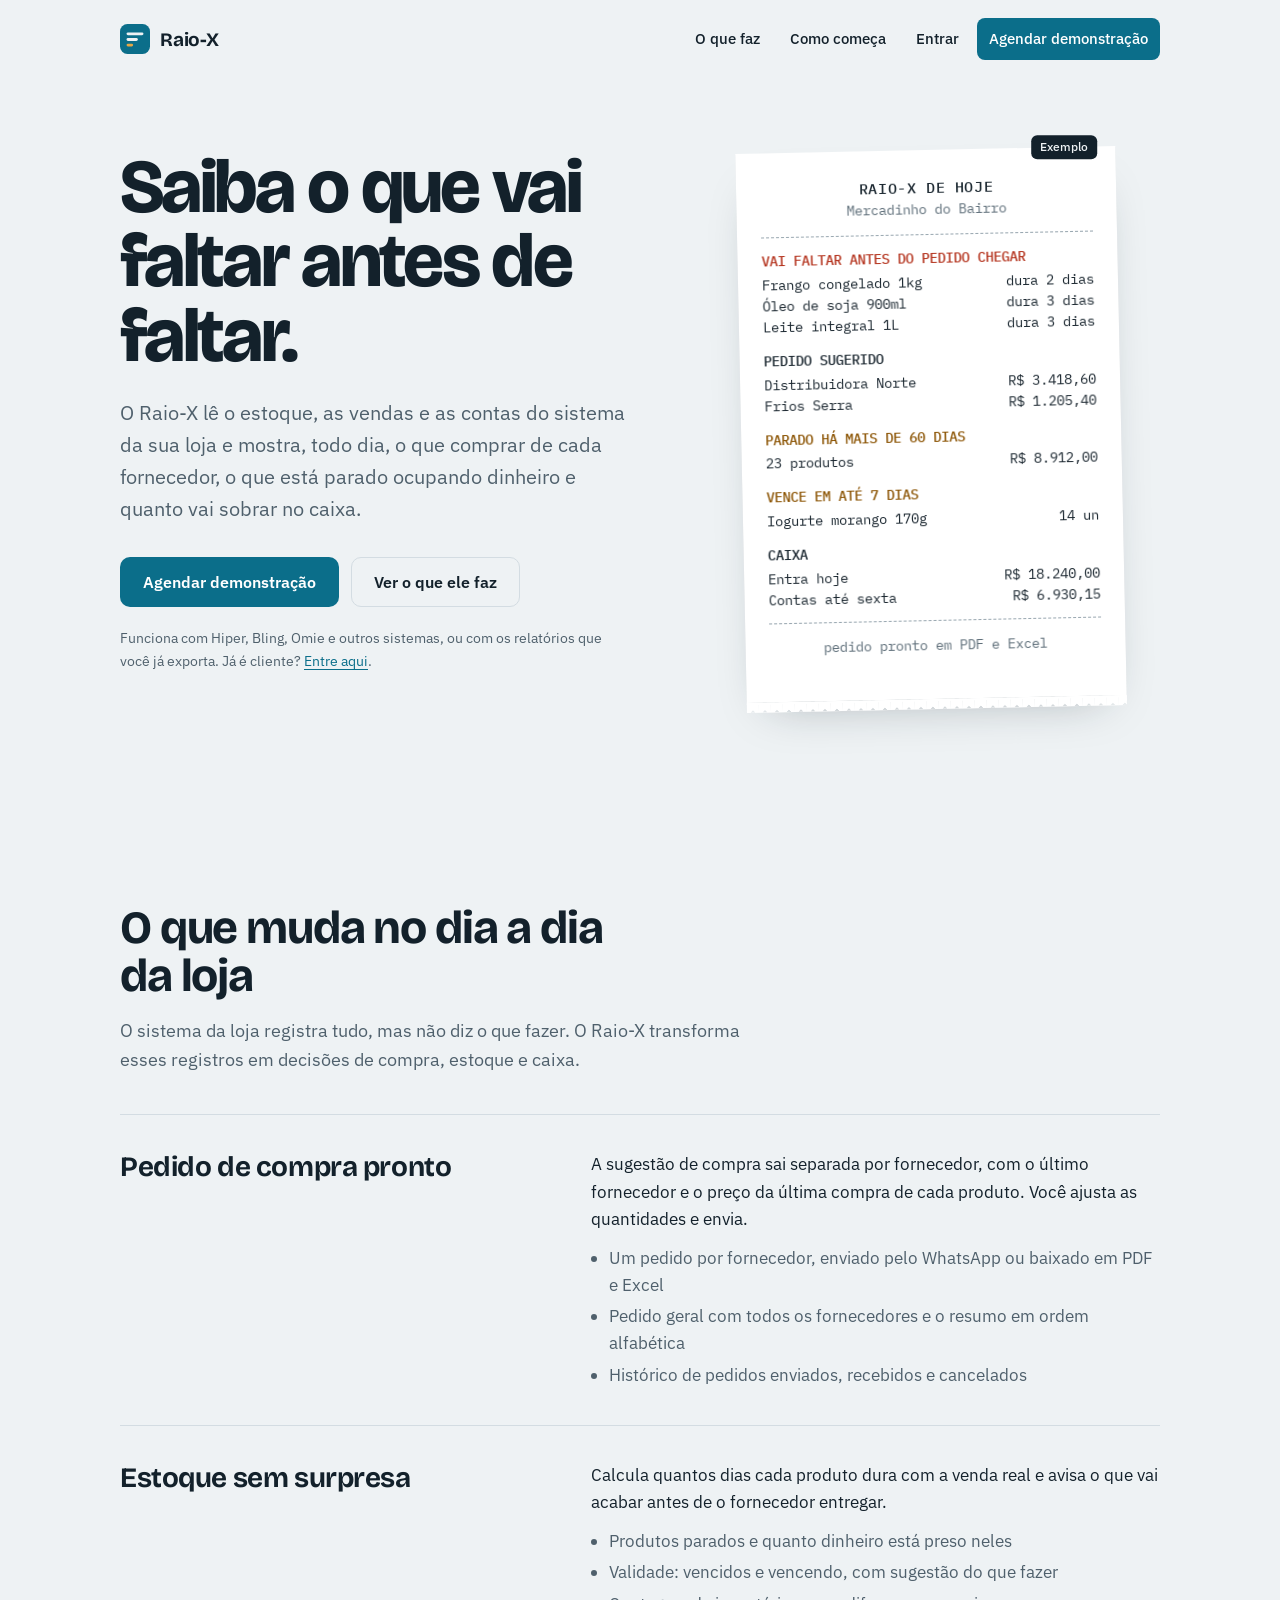
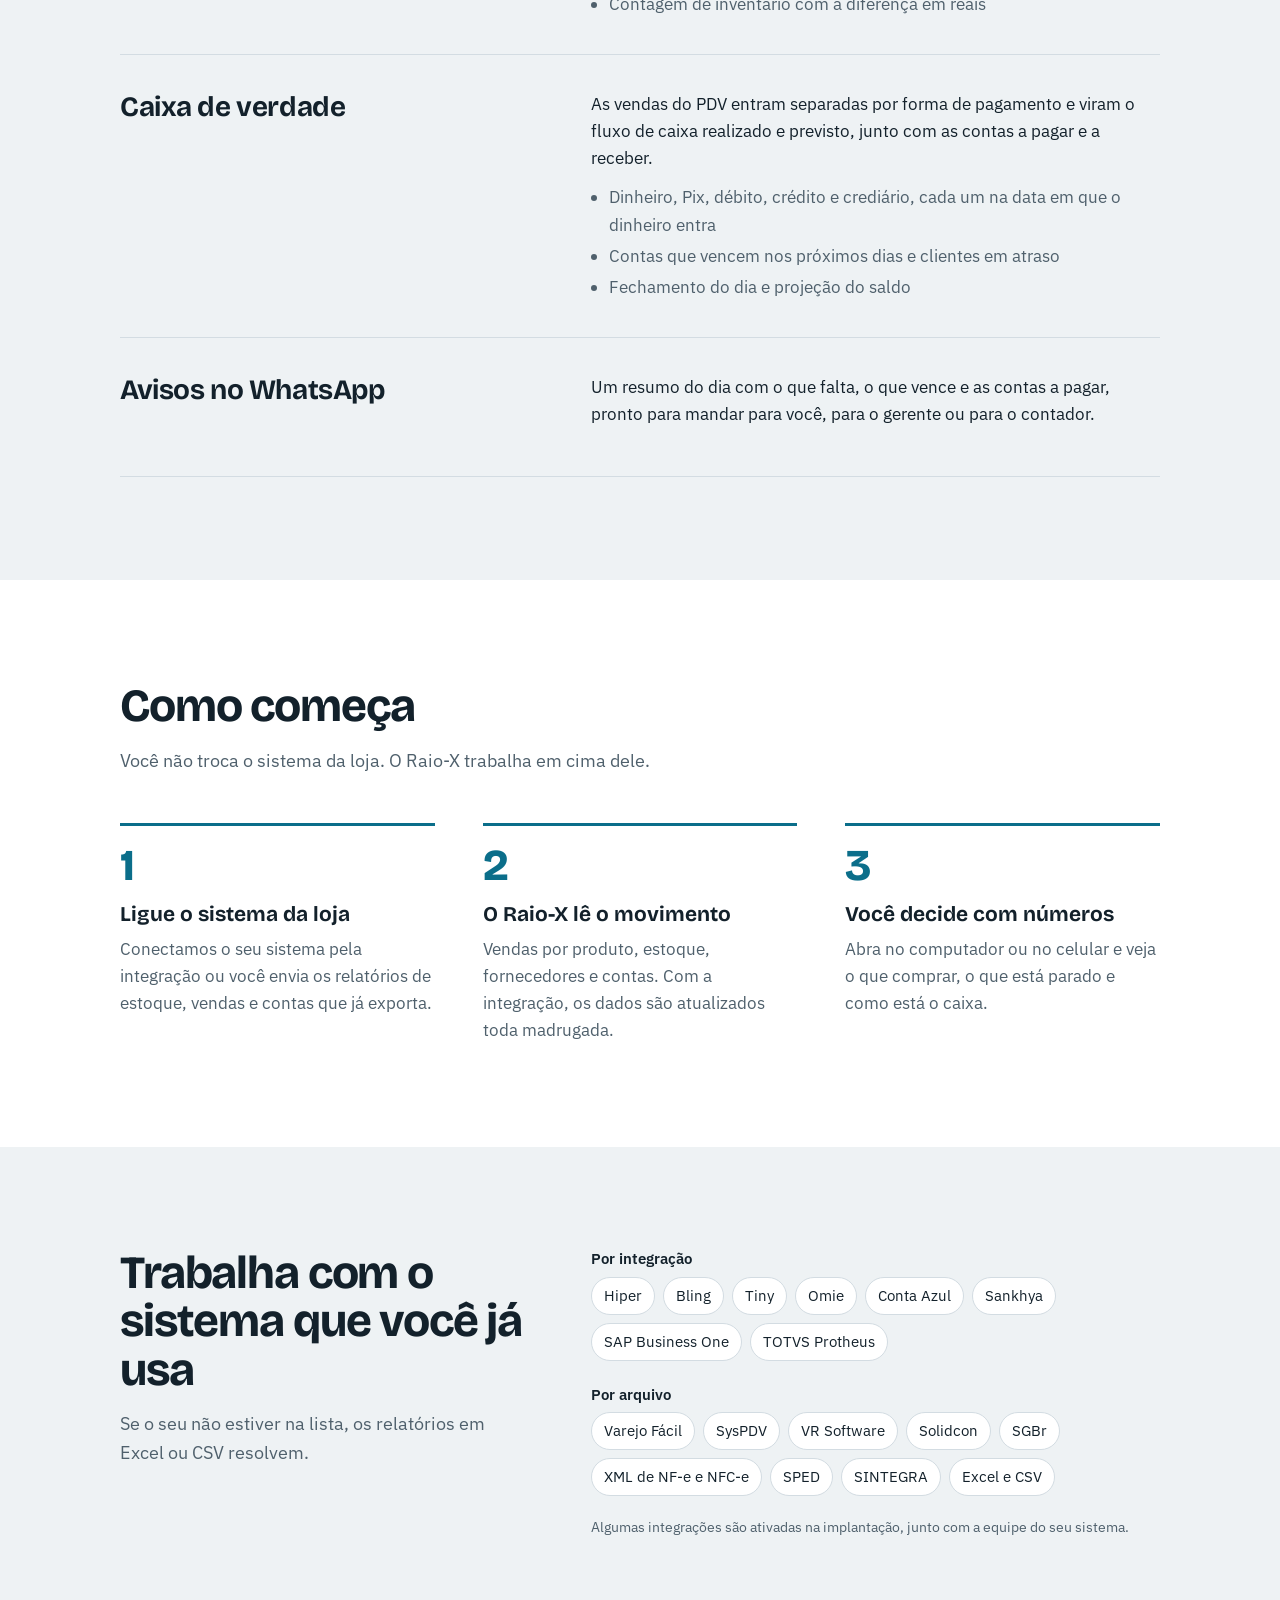
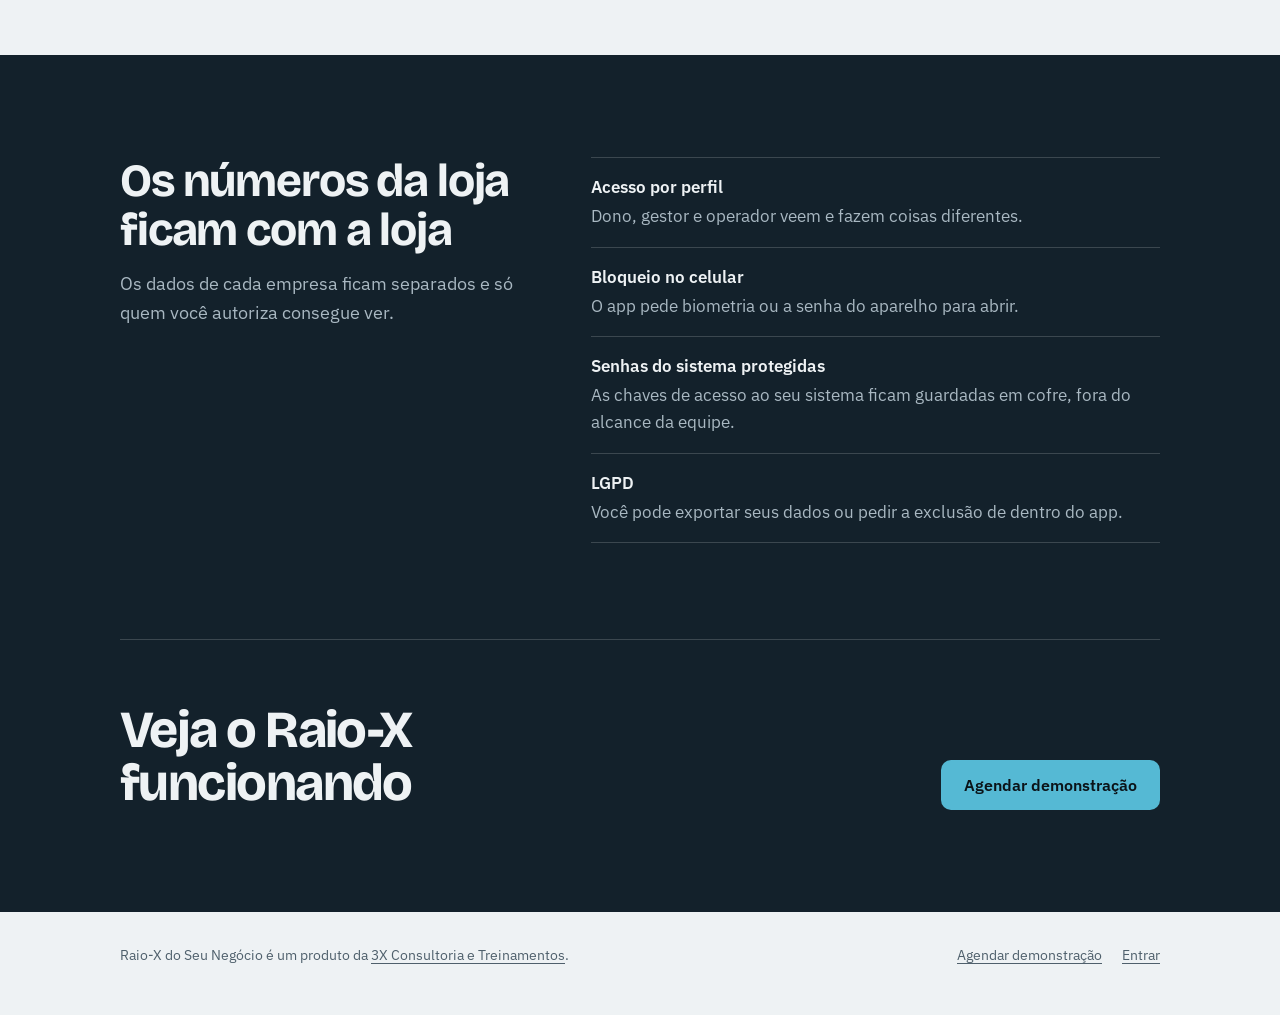
<file: index.html>
<!doctype html>
<html lang="pt-BR">
<head>
<meta charset="utf-8">
<meta name="viewport" content="width=device-width, initial-scale=1">
<title>Raio-X do Seu Negócio: estoque, compras e caixa do seu mercado</title>
<meta name="description" content="O Raio-X lê o estoque, as vendas e as contas do sistema da sua loja e mostra, todo dia, o que vai faltar, o que comprar de cada fornecedor e quanto vai sobrar no caixa.">
<meta name="theme-color" content="#0B6E8A">
<link rel="canonical" href="https://raiox.3xconsultoria.com.br/">
<meta property="og:type" content="website">
<meta property="og:title" content="Raio-X do Seu Negócio">
<meta property="og:description" content="Saiba o que vai faltar antes de faltar. Pedido de compra por fornecedor, estoque parado, validade e caixa do dia, a partir do sistema que você já usa.">
<meta property="og:url" content="https://raiox.3xconsultoria.com.br/">
<link rel="icon" href="/assets/icone.svg" type="image/svg+xml">
<link rel="preload" href="/assets/fonts/bricolage.woff2" as="font" type="font/woff2" crossorigin>
<link rel="stylesheet" href="/assets/site.css?v=1">
</head>
<body>
<a class="skip" href="#conteudo">Pular para o conteúdo</a>

<header class="wrap top">
  <a class="marca" href="/" aria-label="Raio-X do Seu Negócio, página inicial">
    <svg viewBox="0 0 32 32" aria-hidden="true"><rect width="32" height="32" rx="8" fill="#0B6E8A"/><rect x="7" y="9" width="18" height="3" rx="1.5" fill="#EEF2F4"/><rect x="7" y="15" width="12" height="3" rx="1.5" fill="#EEF2F4"/><rect x="7" y="21" width="7" height="3" rx="1.5" fill="#E6A845"/></svg>
    Raio-X
  </a>
  <nav aria-label="Principal">
    <a class="so-largo" href="#o-que-faz">O que faz</a>
    <a class="so-largo" href="#como-comeca">Como começa</a>
    <a href="/app/entrar">Entrar</a>
    <a class="cta" href="/conhecer">Agendar<span class="so-largo"> demonstração</span></a>
  </nav>
</header>

<main id="conteudo">
  <div class="wrap hero">
    <div>
      <h1>Saiba o que vai faltar antes de faltar.</h1>
      <p class="lead">O Raio-X lê o estoque, as vendas e as contas do sistema da sua loja e mostra, todo dia, o que comprar de cada fornecedor, o que está parado ocupando dinheiro e quanto vai sobrar no caixa.</p>
      <div class="acoes">
        <a class="btn btn-primary" href="/conhecer">Agendar demonstração</a>
        <a class="btn btn-ghost" href="#o-que-faz">Ver o que ele faz</a>
      </div>
      <p class="nota">Funciona com Hiper, Bling, Omie e outros sistemas, ou com os relatórios que você já exporta. Já é cliente? <a href="/app/entrar">Entre aqui</a>.</p>
    </div>

    <div class="cupom-area">
      <div class="cupom imprimindo" role="img" aria-label="Exemplo de diagnóstico diário: três produtos vão faltar antes do pedido chegar, pedido sugerido para dois fornecedores, 23 produtos parados e o caixa previsto para hoje.">
        <span class="tag">Exemplo</span>
        <div class="cab linha" style="--i:0"><b>RAIO-X DE HOJE</b><span>Mercadinho do Bairro</span></div>
        <hr class="linha" style="--i:1">
        <h3 class="crit linha" style="--i:2">VAI FALTAR ANTES DO PEDIDO CHEGAR</h3>
        <div class="l linha" style="--i:3"><span>Frango congelado 1kg</span><span>dura 2 dias</span></div>
        <div class="l linha" style="--i:4"><span>Óleo de soja 900ml</span><span>dura 3 dias</span></div>
        <div class="l linha" style="--i:5"><span>Leite integral 1L</span><span>dura 3 dias</span></div>
        <h3 class="linha" style="--i:6">PEDIDO SUGERIDO</h3>
        <div class="l linha" style="--i:7"><span>Distribuidora Norte</span><span>R$ 3.418,60</span></div>
        <div class="l linha" style="--i:8"><span>Frios Serra</span><span>R$ 1.205,40</span></div>
        <h3 class="warn linha" style="--i:9">PARADO HÁ MAIS DE 60 DIAS</h3>
        <div class="l linha" style="--i:10"><span>23 produtos</span><span>R$ 8.912,00</span></div>
        <h3 class="warn linha" style="--i:11">VENCE EM ATÉ 7 DIAS</h3>
        <div class="l linha" style="--i:12"><span>Iogurte morango 170g</span><span>14 un</span></div>
        <h3 class="linha" style="--i:13">CAIXA</h3>
        <div class="l linha" style="--i:14"><span>Entra hoje</span><span>R$ 18.240,00</span></div>
        <div class="l linha" style="--i:15"><span>Contas até sexta</span><span>R$ 6.930,15</span></div>
        <hr class="linha" style="--i:16">
        <p class="rod linha" style="--i:17">pedido pronto em PDF e Excel</p>
      </div>
    </div>
  </div>

  <section id="o-que-faz" class="wrap">
    <div class="recursos-cab">
      <h2 class="sec-titulo">O que muda no dia a dia da loja</h2>
      <p class="sec-intro">O sistema da loja registra tudo, mas não diz o que fazer. O Raio-X transforma esses registros em decisões de compra, estoque e caixa.</p>
    </div>
    <div class="recursos">
      <article class="recurso">
        <h3>Pedido de compra pronto</h3>
        <div>
          <p>A sugestão de compra sai separada por fornecedor, com o último fornecedor e o preço da última compra de cada produto. Você ajusta as quantidades e envia.</p>
          <ul>
            <li>Um pedido por fornecedor, enviado pelo WhatsApp ou baixado em PDF e Excel</li>
            <li>Pedido geral com todos os fornecedores e o resumo em ordem alfabética</li>
            <li>Histórico de pedidos enviados, recebidos e cancelados</li>
          </ul>
        </div>
      </article>
      <article class="recurso">
        <h3>Estoque sem surpresa</h3>
        <div>
          <p>Calcula quantos dias cada produto dura com a venda real e avisa o que vai acabar antes de o fornecedor entregar.</p>
          <ul>
            <li>Produtos parados e quanto dinheiro está preso neles</li>
            <li>Validade: vencidos e vencendo, com sugestão do que fazer</li>
            <li>Contagem de inventário com a diferença em reais</li>
          </ul>
        </div>
      </article>
      <article class="recurso">
        <h3>Caixa de verdade</h3>
        <div>
          <p>As vendas do PDV entram separadas por forma de pagamento e viram o fluxo de caixa realizado e previsto, junto com as contas a pagar e a receber.</p>
          <ul>
            <li>Dinheiro, Pix, débito, crédito e crediário, cada um na data em que o dinheiro entra</li>
            <li>Contas que vencem nos próximos dias e clientes em atraso</li>
            <li>Fechamento do dia e projeção do saldo</li>
          </ul>
        </div>
      </article>
      <article class="recurso">
        <h3>Avisos no WhatsApp</h3>
        <div>
          <p>Um resumo do dia com o que falta, o que vence e as contas a pagar, pronto para mandar para você, para o gerente ou para o contador.</p>
        </div>
      </article>
    </div>
  </section>

  <section id="como-comeca" class="passos">
    <div class="wrap">
      <h2 class="sec-titulo">Como começa</h2>
      <p class="sec-intro">Você não troca o sistema da loja. O Raio-X trabalha em cima dele.</p>
      <ol>
        <li><h3>Ligue o sistema da loja</h3><p>Conectamos o seu sistema pela integração ou você envia os relatórios de estoque, vendas e contas que já exporta.</p></li>
        <li><h3>O Raio-X lê o movimento</h3><p>Vendas por produto, estoque, fornecedores e contas. Com a integração, os dados são atualizados toda madrugada.</p></li>
        <li><h3>Você decide com números</h3><p>Abra no computador ou no celular e veja o que comprar, o que está parado e como está o caixa.</p></li>
      </ol>
    </div>
  </section>

  <section class="wrap integra" aria-labelledby="t-integra">
    <div>
      <h2 class="sec-titulo" id="t-integra">Trabalha com o sistema que você já usa</h2>
      <p class="sec-intro">Se o seu não estiver na lista, os relatórios em Excel ou CSV resolvem.</p>
    </div>
    <div>
      <dl>
        <div><dt>Por integração</dt><dd><span>Hiper</span><span>Bling</span><span>Tiny</span><span>Omie</span><span>Conta Azul</span><span>Sankhya</span><span>SAP Business One</span><span>TOTVS Protheus</span></dd></div>
        <div><dt>Por arquivo</dt><dd><span>Varejo Fácil</span><span>SysPDV</span><span>VR Software</span><span>Solidcon</span><span>SGBr</span><span>XML de NF-e e NFC-e</span><span>SPED</span><span>SINTEGRA</span><span>Excel e CSV</span></dd></div>
      </dl>
      <p class="obs">Algumas integrações são ativadas na implantação, junto com a equipe do seu sistema.</p>
    </div>
  </section>

  <section class="filme">
    <div class="wrap">
      <div class="seg">
        <div>
          <h2 class="sec-titulo">Os números da loja ficam com a loja</h2>
          <p class="sec-intro">Os dados de cada empresa ficam separados e só quem você autoriza consegue ver.</p>
        </div>
        <ul>
          <li><b>Acesso por perfil</b><span>Dono, gestor e operador veem e fazem coisas diferentes.</span></li>
          <li><b>Bloqueio no celular</b><span>O app pede biometria ou a senha do aparelho para abrir.</span></li>
          <li><b>Senhas do sistema protegidas</b><span>As chaves de acesso ao seu sistema ficam guardadas em cofre, fora do alcance da equipe.</span></li>
          <li><b>LGPD</b><span>Você pode exportar seus dados ou pedir a exclusão de dentro do app.</span></li>
        </ul>
      </div>
      <div class="chamada">
        <h2>Veja o Raio-X funcionando</h2>
        <a class="btn btn-primary" href="/conhecer">Agendar demonstração</a>
      </div>
    </div>
  </section>
</main>

<footer>
  <div class="wrap">
    <span>Raio-X do Seu Negócio é um produto da <a href="https://3xconsultoria.com.br">3X Consultoria e Treinamentos</a>.</span>
    <nav aria-label="Rodapé"><a href="/conhecer">Agendar demonstração</a><a href="/app/entrar">Entrar</a></nav>
  </div>
</footer>
</body>
</html>
</file>
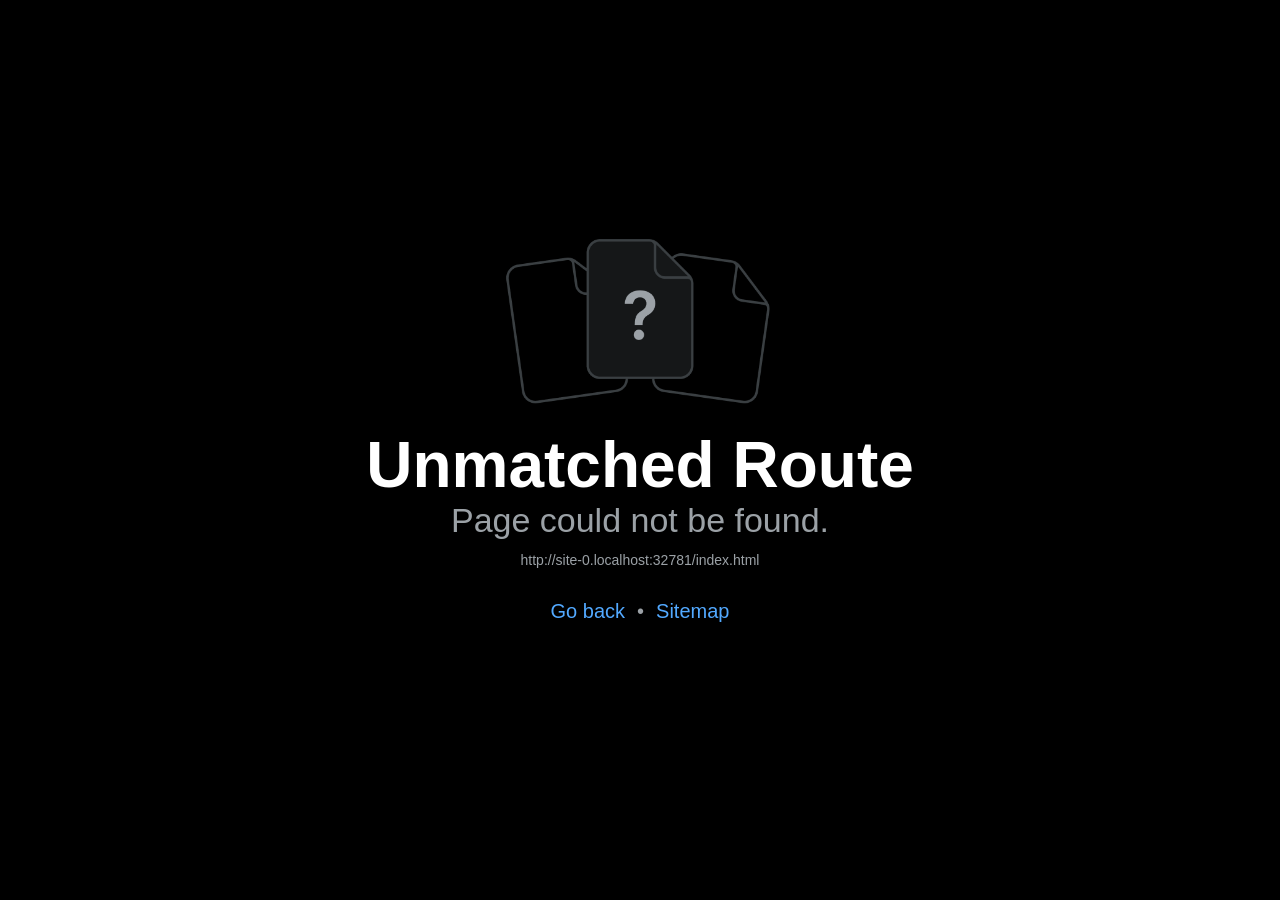
<file: app/index.html>
<!doctype html>
<html lang="en">
  <head>
    <meta charset="utf-8" />
    <meta httpEquiv="X-UA-Compatible" content="IE=edge" />
    <meta name="viewport" content="width=device-width, initial-scale=1, shrink-to-fit=no" />
    <title>Raio-X</title>
    <!-- The `react-native-web` recommended style reset: https://necolas.github.io/react-native-web/docs/setup/#root-element -->
    <style id="expo-reset">
      /* These styles make the body full-height */
      html,
      body {
        height: 100%;
      }
      /* These styles disable body scrolling if you are using <ScrollView> */
      body {
        overflow: hidden;
      }
      /* These styles make the root element full-height */
      #root {
        display: flex;
        height: 100%;
        flex: 1;
      }
    </style>
  </head>

  <body>
    <!-- Use static rendering with Expo Router to support running without JavaScript. -->
    <noscript> You need to enable JavaScript to run this app. </noscript>
    <!-- The root element for your Expo app. -->
    <div id="root"></div>
  <script src="/app/_expo/static/js/web/__expo-metro-runtime-8c088df87a31e4e6accd81c554ec290d.js" defer></script><script src="/app/_expo/static/js/web/__common-7576984dd43d9084ff1a24a6b2d4f4c0.js" defer></script><script src="/app/_expo/static/js/web/entry-74c69adf73547d5730d068d9fd74aac8.js" defer></script>
</body>
</html>
</file>
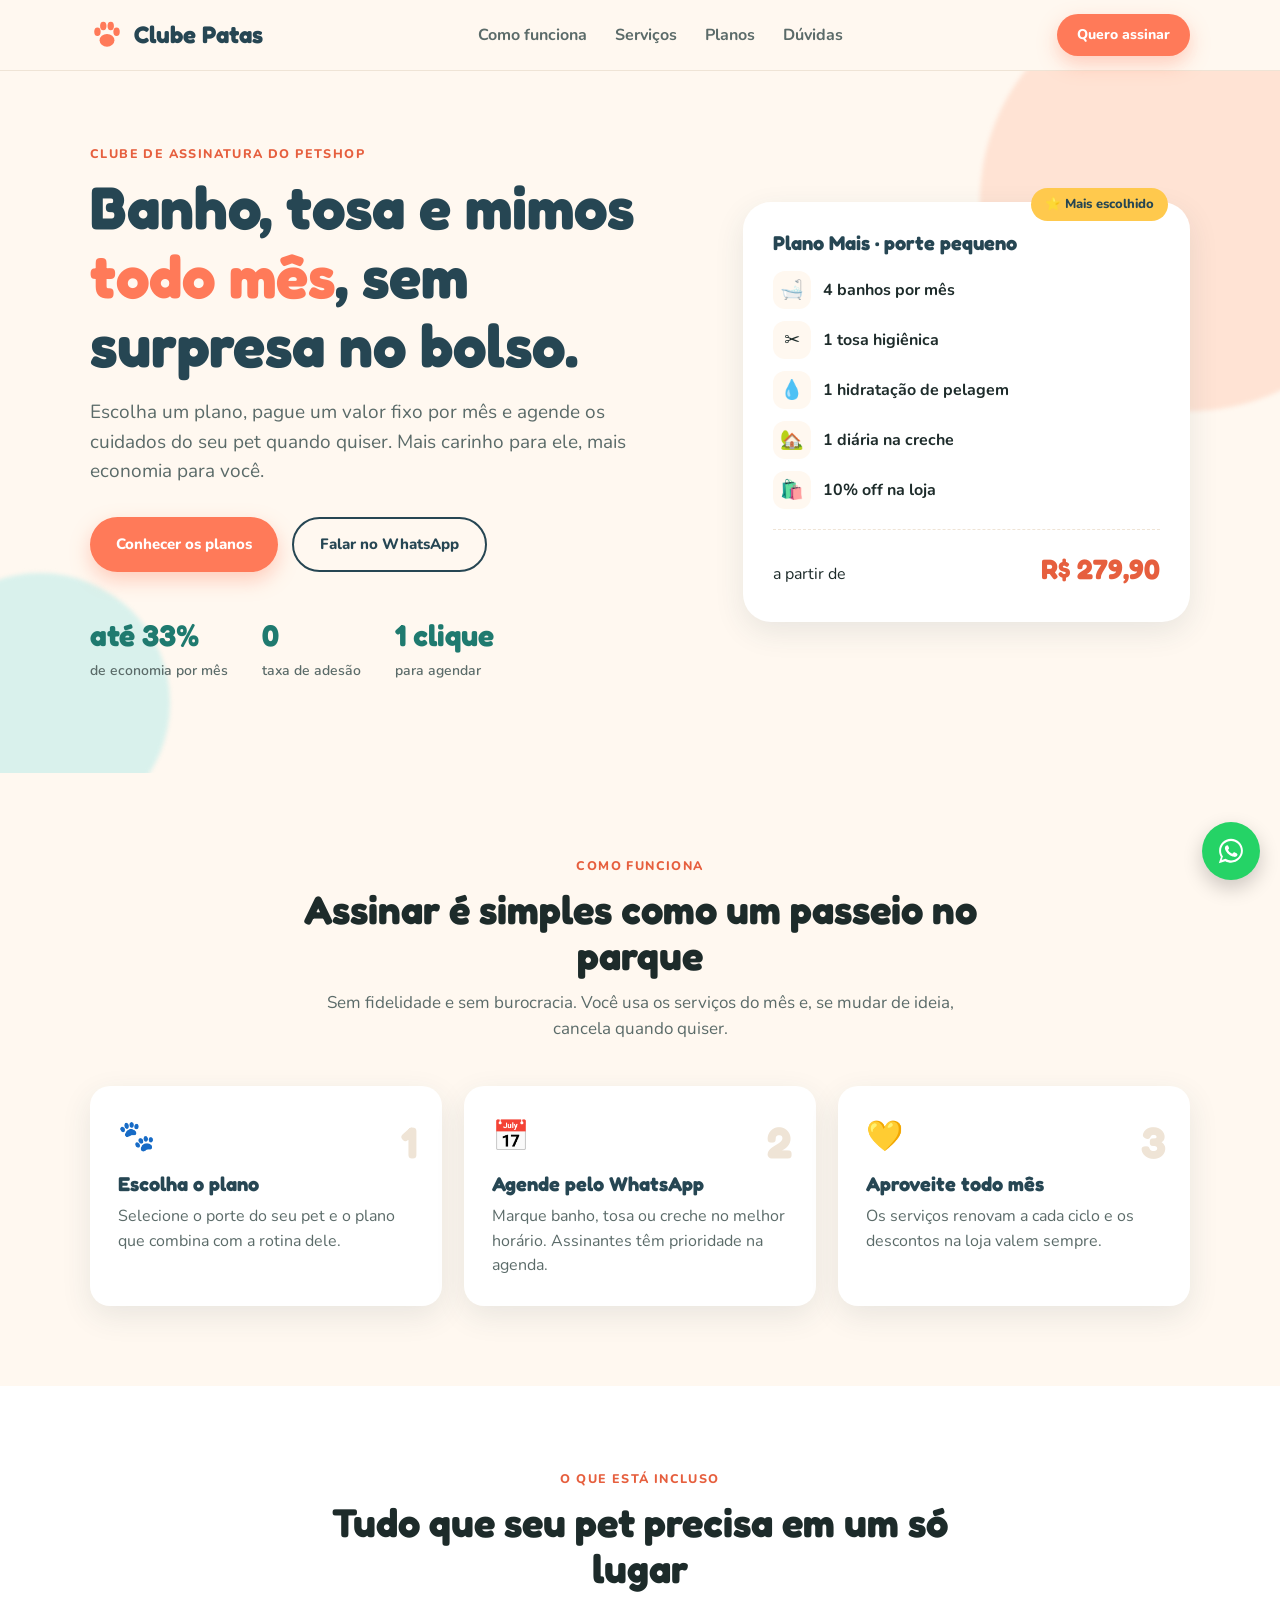
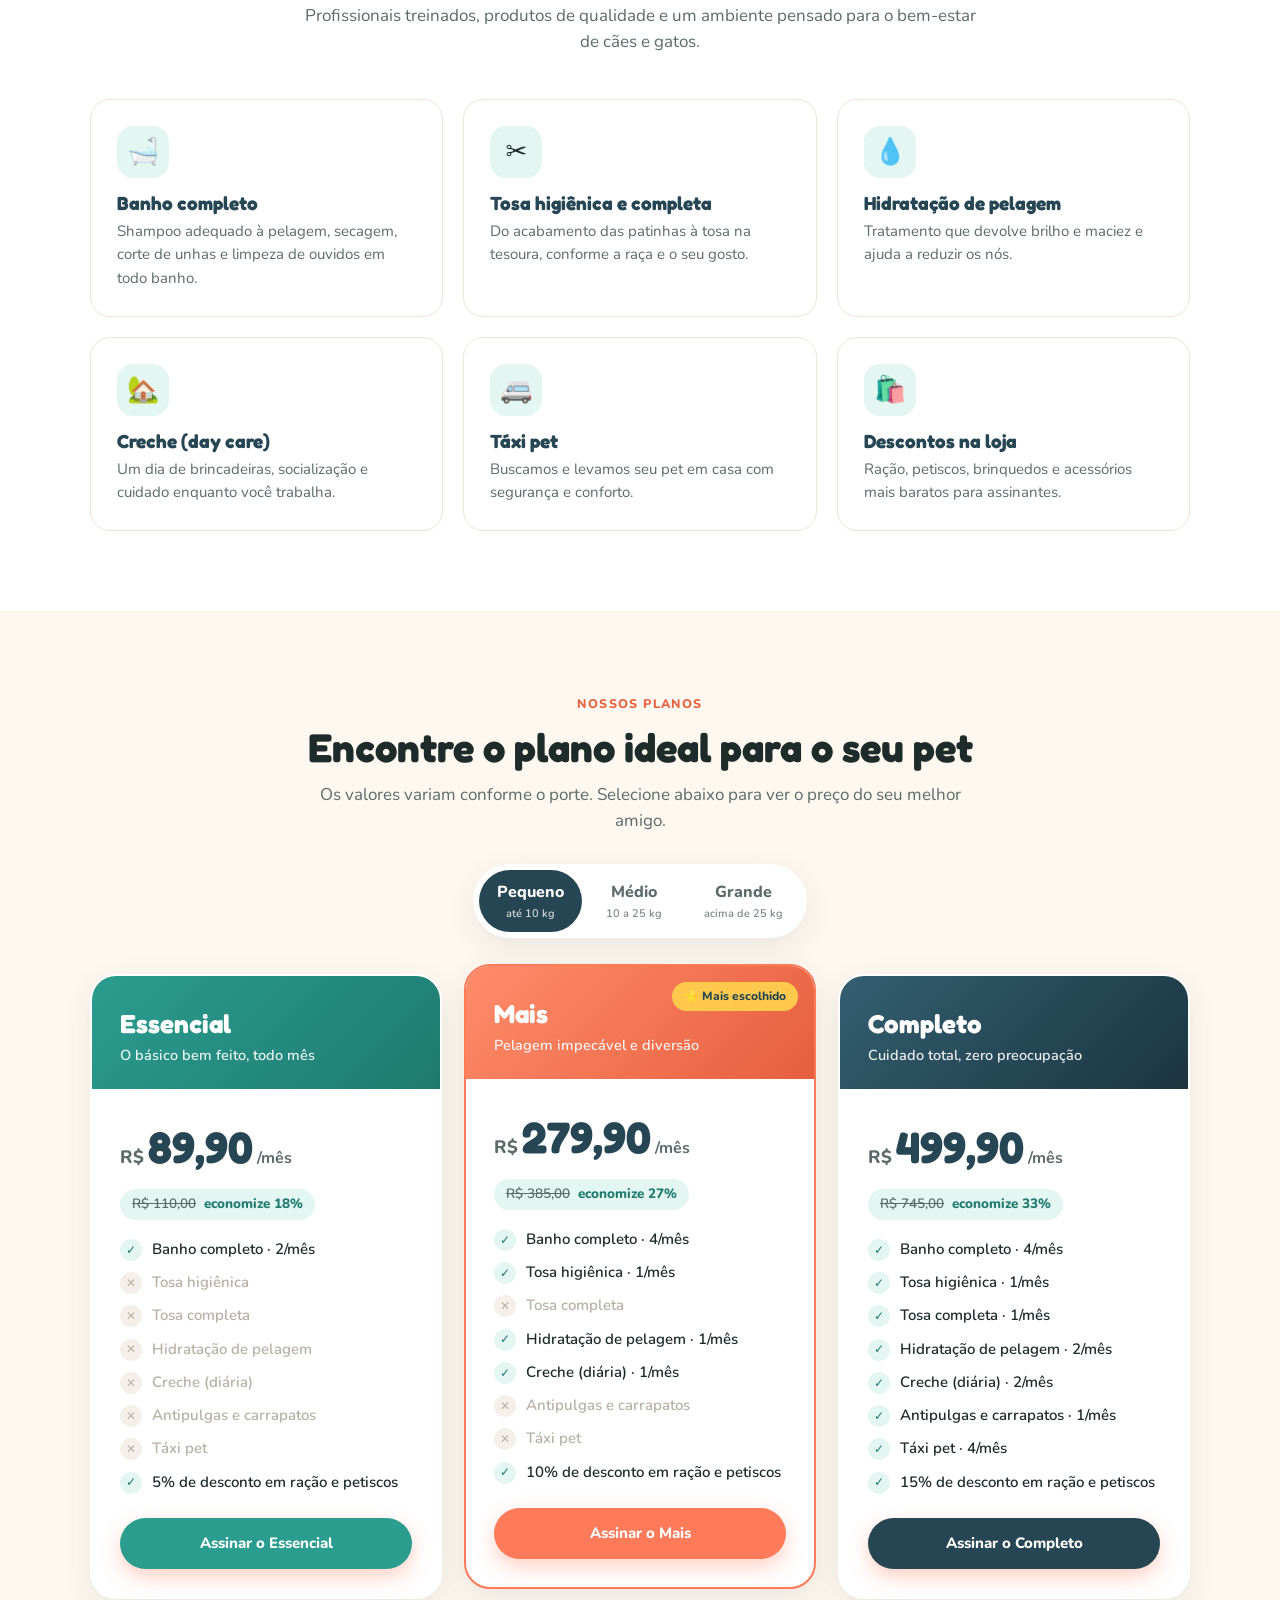
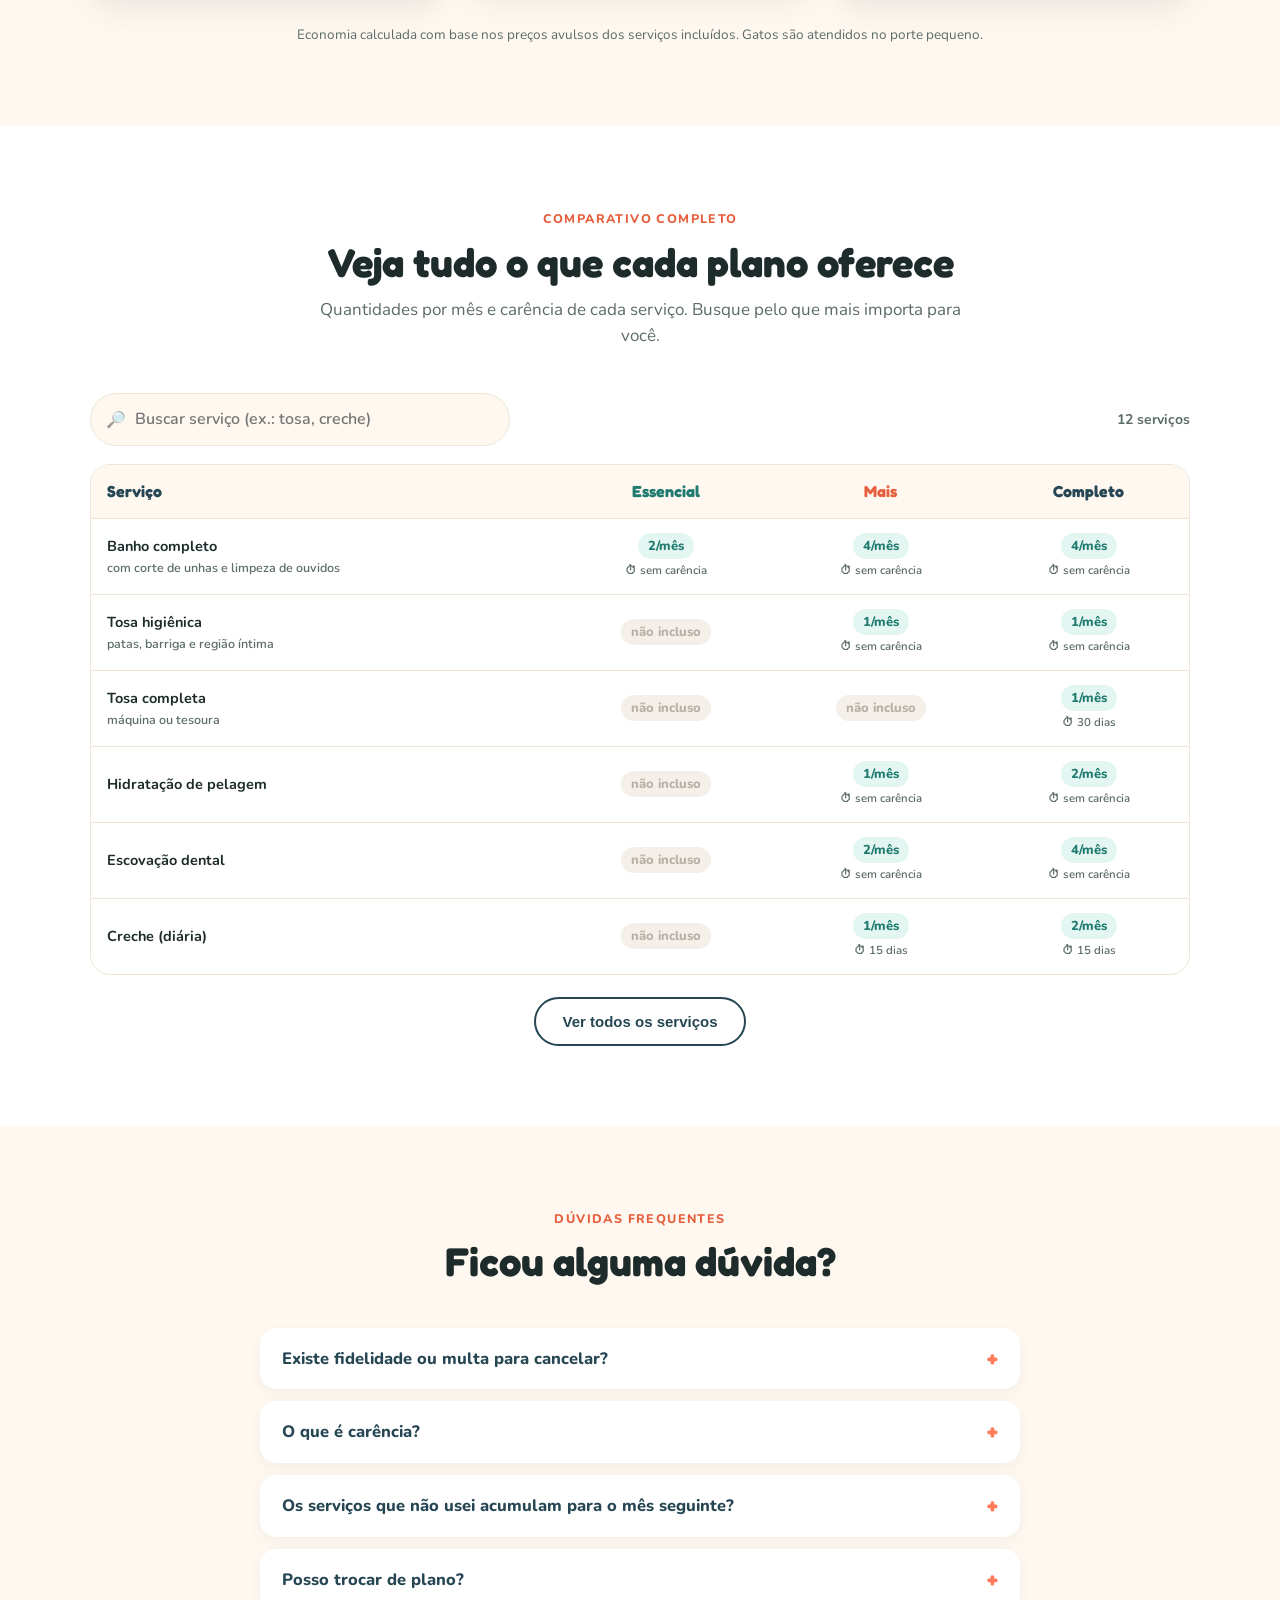
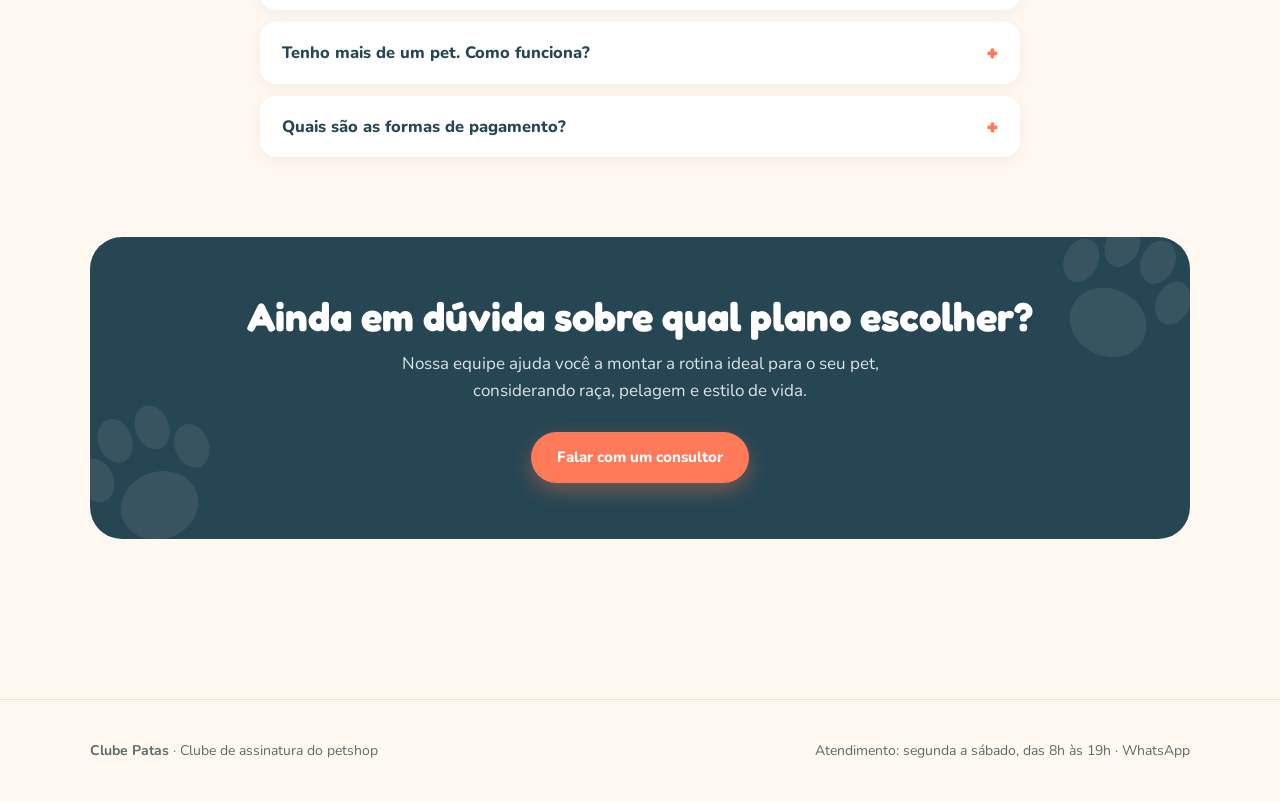
<file: clube-pet/index.html>
<!doctype html>
<html lang="pt-BR">
<head>
<meta charset="utf-8">
<meta name="viewport" content="width=device-width, initial-scale=1">
<title>Clube Patas · Assinatura do seu petshop</title>
<meta name="description" content="Clube de assinatura de petshop: banho, tosa, creche e descontos todo mês por um valor fixo.">
<link rel="preconnect" href="https://fonts.googleapis.com">
<link rel="preconnect" href="https://fonts.gstatic.com" crossorigin>
<link href="https://fonts.googleapis.com/css2?family=Fredoka:wght@500;600;700&family=Nunito:wght@400;600;700;800&display=swap" rel="stylesheet">
<style>
  :root{
    --bg:#fff8f0; --surface:#ffffff; --ink:#1d2b2a; --muted:#5b6b69; --line:#efe4d6;
    --teal:#2a9d8f; --teal-d:#1f7a6f; --coral:#ff7a59; --coral-d:#e65f3e; --night:#264653; --sun:#ffc94d;
    --ok-bg:#e3f6f1; --ok:#1f7a6f; --no:#b7b0a6;
    --radius:20px; --shadow:0 10px 30px rgba(38,70,83,.10);
  }
  *{box-sizing:border-box;margin:0;padding:0}
  html{scroll-behavior:smooth}
  body{font-family:Nunito,system-ui,sans-serif;background:var(--bg);color:var(--ink);line-height:1.55;-webkit-font-smoothing:antialiased}
  h1,h2,h3,.logo{font-family:Fredoka,Nunito,sans-serif;line-height:1.15}
  a{color:inherit;text-decoration:none}
  .wrap{max-width:1140px;margin:0 auto;padding:0 20px}
  .eyebrow{display:inline-block;font-weight:800;font-size:12.5px;letter-spacing:1.4px;text-transform:uppercase;color:var(--coral-d);margin-bottom:10px}
  section{padding:80px 0}
  .sec-head{text-align:center;max-width:680px;margin:0 auto 44px}
  .sec-head h2{font-size:clamp(28px,4vw,40px);margin-bottom:12px}
  .sec-head p{color:var(--muted);font-size:17px}

  .btn{display:inline-flex;align-items:center;justify-content:center;gap:8px;padding:14px 26px;border-radius:999px;font-weight:800;font-size:15px;border:0;cursor:pointer;transition:transform .15s ease,box-shadow .15s ease,background .15s}
  .btn:hover{transform:translateY(-2px)}
  .btn-primary{background:var(--coral);color:#fff;box-shadow:0 8px 20px rgba(255,122,89,.35)}
  .btn-primary:hover{background:var(--coral-d)}
  .btn-ghost{background:transparent;color:var(--night);border:2px solid var(--night)}
  .btn-ghost:hover{background:var(--night);color:#fff}

  /* Header */
  header{position:sticky;top:0;z-index:20;background:rgba(255,248,240,.92);backdrop-filter:blur(8px);border-bottom:1px solid var(--line)}
  .nav{display:flex;align-items:center;justify-content:space-between;height:70px}
  .logo{display:flex;align-items:center;gap:10px;font-size:24px;font-weight:700;color:var(--night)}
  .logo svg{width:34px;height:34px}
  .nav ul{display:flex;gap:28px;list-style:none;font-weight:700;color:var(--muted)}
  .nav ul a:hover{color:var(--coral-d)}
  .nav .btn{padding:10px 20px;font-size:14px}
  @media(max-width:820px){.nav ul{display:none}}

  /* Hero */
  .hero{padding:70px 0 90px;position:relative;overflow:hidden}
  .hero-grid{display:grid;grid-template-columns:1.15fr .85fr;gap:48px;align-items:center}
  .hero h1{font-size:clamp(36px,5.6vw,60px);color:var(--night);margin-bottom:18px}
  .hero h1 em{font-style:normal;color:var(--coral)}
  .hero p.lead{font-size:19px;color:var(--muted);max-width:540px;margin-bottom:30px}
  .hero-ctas{display:flex;gap:14px;flex-wrap:wrap}
  .hero-stats{display:flex;gap:34px;margin-top:40px;flex-wrap:wrap}
  .hero-stats strong{display:block;font-family:Fredoka;font-size:30px;color:var(--teal-d)}
  .hero-stats span{font-size:14px;color:var(--muted);font-weight:600}
  .hero-card{background:var(--surface);border-radius:28px;padding:30px;box-shadow:var(--shadow);position:relative}
  .hero-card .badge{position:absolute;top:-14px;right:22px;background:var(--sun);color:var(--night);font-weight:800;font-size:13px;padding:6px 14px;border-radius:999px}
  .hero-card h3{font-size:20px;margin-bottom:16px;color:var(--night)}
  .hero-card ul{list-style:none;display:grid;gap:12px}
  .hero-card li{display:flex;gap:12px;align-items:center;font-weight:700}
  .hero-card li i{font-style:normal;width:38px;height:38px;border-radius:12px;background:var(--bg);display:grid;place-items:center;font-size:19px;flex-shrink:0}
  .hero-card .foot{margin-top:20px;padding-top:18px;border-top:1px dashed var(--line);display:flex;justify-content:space-between;align-items:baseline}
  .hero-card .foot b{font-family:Fredoka;font-size:28px;color:var(--coral-d)}
  .blob{position:absolute;border-radius:50%;filter:blur(2px);z-index:-1}
  .blob.a{width:420px;height:420px;background:#ffe3d4;right:-120px;top:-80px}
  .blob.b{width:260px;height:260px;background:#d9f1ec;left:-90px;bottom:-60px}
  @media(max-width:900px){.hero-grid{grid-template-columns:1fr}}

  /* Como funciona */
  .steps{display:grid;grid-template-columns:repeat(3,1fr);gap:22px;counter-reset:s}
  .step{background:var(--surface);border-radius:var(--radius);padding:28px;box-shadow:var(--shadow);position:relative}
  .step::before{counter-increment:s;content:counter(s);position:absolute;top:22px;right:24px;font-family:Fredoka;font-size:44px;color:var(--line);font-weight:700}
  .step .ic{font-size:30px;margin-bottom:12px}
  .step h3{font-size:20px;margin-bottom:8px;color:var(--night)}
  .step p{color:var(--muted)}
  @media(max-width:820px){.steps{grid-template-columns:1fr}}

  /* Serviços */
  .services{background:var(--surface)}
  .svc-grid{display:grid;grid-template-columns:repeat(3,1fr);gap:20px}
  .svc{border:1.5px solid var(--line);border-radius:var(--radius);padding:26px;transition:border-color .2s,transform .2s}
  .svc:hover{border-color:var(--teal);transform:translateY(-3px)}
  .svc .ic{width:52px;height:52px;border-radius:16px;background:var(--ok-bg);display:grid;place-items:center;font-size:26px;margin-bottom:14px}
  .svc h3{font-size:19px;margin-bottom:6px;color:var(--night)}
  .svc p{color:var(--muted);font-size:15px}
  @media(max-width:900px){.svc-grid{grid-template-columns:1fr 1fr}}
  @media(max-width:600px){.svc-grid{grid-template-columns:1fr}}

  /* Planos */
  .size-toggle{display:flex;justify-content:center;margin:-14px auto 36px;gap:6px;background:var(--surface);padding:6px;border-radius:999px;width:max-content;max-width:100%;box-shadow:var(--shadow)}
  .size-toggle button{border:0;background:transparent;padding:10px 18px;border-radius:999px;font:inherit;font-weight:800;color:var(--muted);cursor:pointer;white-space:nowrap}
  .size-toggle button small{display:block;font-weight:600;font-size:11px;opacity:.8}
  .size-toggle button[aria-pressed="true"]{background:var(--night);color:#fff}
  .plans{display:grid;grid-template-columns:repeat(3,1fr);gap:22px;align-items:stretch}
  .plan{background:var(--surface);border-radius:26px;box-shadow:var(--shadow);overflow:hidden;display:flex;flex-direction:column;position:relative;border:2px solid transparent}
  .plan.featured{border-color:var(--coral);transform:translateY(-10px)}
  .plan .ribbon{position:absolute;top:16px;right:16px;background:var(--sun);color:var(--night);font-size:12px;font-weight:800;padding:5px 12px;border-radius:999px}
  .plan-head{padding:28px 28px 22px;color:#fff}
  .plan-head .tier{font-family:Fredoka;font-size:26px;font-weight:700}
  .plan-head .tag{opacity:.9;font-size:14.5px;font-weight:600}
  .p-essencial .plan-head{background:linear-gradient(135deg,#2a9d8f,#1f7a6f)}
  .p-mais .plan-head{background:linear-gradient(135deg,#ff8c6b,#e65f3e)}
  .p-completo .plan-head{background:linear-gradient(135deg,#335f70,#1b3540)}
  .plan-body{padding:24px 28px 28px;display:flex;flex-direction:column;flex:1}
  .price{display:flex;align-items:baseline;gap:4px}
  .price .cur{font-weight:800;font-size:18px;color:var(--muted)}
  .price .val{font-family:Fredoka;font-size:44px;font-weight:700;color:var(--night)}
  .price .per{color:var(--muted);font-weight:700}
  .save{display:inline-block;margin:8px 0 18px;background:var(--ok-bg);color:var(--ok);font-weight:800;font-size:13.5px;padding:5px 12px;border-radius:999px}
  .save s{color:var(--muted);font-weight:600;margin-right:4px}
  .feat{list-style:none;display:grid;gap:10px;margin-bottom:24px;flex:1}
  .feat li{display:flex;gap:10px;align-items:flex-start;font-weight:600;font-size:15px}
  .feat li .mk{flex-shrink:0;width:22px;height:22px;border-radius:50%;display:grid;place-items:center;font-size:12px;font-weight:800;margin-top:1px}
  .feat li.y .mk{background:var(--ok-bg);color:var(--ok)}
  .feat li.n{color:var(--no)}
  .feat li.n .mk{background:#f4efe8;color:var(--no)}
  .plan .btn{width:100%}
  .p-essencial .btn{background:var(--teal);color:#fff}
  .p-essencial .btn:hover{background:var(--teal-d)}
  .p-completo .btn{background:var(--night);color:#fff}
  .p-completo .btn:hover{background:#1b3540}
  .plans-note{text-align:center;color:var(--muted);font-size:13.5px;margin-top:26px}
  @media(max-width:900px){.plans{grid-template-columns:1fr;max-width:440px;margin:0 auto}.plan.featured{transform:none}}

  /* Tabela comparativa */
  .compare{background:var(--surface)}
  .cmp-tools{display:flex;justify-content:space-between;align-items:center;gap:14px;margin-bottom:18px;flex-wrap:wrap}
  .search{position:relative;flex:1;min-width:220px;max-width:420px}
  .search input{width:100%;padding:13px 16px 13px 44px;border-radius:999px;border:1.5px solid var(--line);font:inherit;font-weight:600;background:var(--bg);color:var(--ink)}
  .search input:focus{outline:none;border-color:var(--teal)}
  .search span{position:absolute;left:16px;top:50%;transform:translateY(-50%);opacity:.6}
  .count{color:var(--muted);font-weight:700;font-size:14px}
  .table-scroll{overflow-x:auto;border:1.5px solid var(--line);border-radius:var(--radius)}
  table{width:100%;border-collapse:collapse;min-width:640px}
  th,td{padding:14px 16px;text-align:center;border-bottom:1px solid var(--line);font-size:14.5px}
  th:first-child,td:first-child{text-align:left;font-weight:700}
  thead th{background:var(--bg);font-family:Fredoka;font-size:16px;color:var(--night)}
  thead th.c-essencial{color:var(--teal-d)} thead th.c-mais{color:var(--coral-d)}
  tbody tr:last-child td{border-bottom:0}
  td .cell{display:inline-flex;flex-direction:column;align-items:center;gap:3px}
  td .q{font-weight:800;padding:3px 10px;border-radius:999px;background:var(--ok-bg);color:var(--ok);font-size:13px}
  td .q.off{background:#f4efe8;color:var(--no)}
  td .wait{font-size:11.5px;color:var(--muted);font-weight:600}
  td small.desc{display:block;font-weight:600;color:var(--muted);font-size:12.5px}
  .empty{text-align:center;padding:30px;color:var(--muted)}
  .more{text-align:center;margin-top:22px}

  /* FAQ */
  .faq{max-width:760px;margin:0 auto;display:grid;gap:12px}
  details{background:var(--surface);border-radius:16px;padding:18px 22px;box-shadow:0 4px 14px rgba(38,70,83,.06)}
  summary{cursor:pointer;font-weight:800;font-size:16.5px;list-style:none;display:flex;justify-content:space-between;gap:12px;color:var(--night)}
  summary::-webkit-details-marker{display:none}
  summary::after{content:"+";font-family:Fredoka;font-size:22px;color:var(--coral);line-height:1}
  details[open] summary::after{content:"–"}
  details p{margin-top:10px;color:var(--muted)}

  /* CTA final */
  .cta{background:var(--night);color:#fff;border-radius:32px;padding:56px 40px;text-align:center;position:relative;overflow:hidden}
  .cta h2{font-size:clamp(28px,4vw,40px);margin-bottom:12px}
  .cta p{opacity:.85;font-size:17px;max-width:560px;margin:0 auto 28px}
  .cta .paw{position:absolute;opacity:.08;width:180px;height:180px}
  .cta .paw.l{left:-30px;bottom:-30px;transform:rotate(-20deg)} .cta .paw.r{right:-20px;top:-30px;transform:rotate(25deg)}
  @media(max-width:600px){.cta{padding:44px 22px}}

  footer{padding:40px 0;color:var(--muted);font-size:14px;border-top:1px solid var(--line);margin-top:80px}
  footer .row{display:flex;justify-content:space-between;gap:20px;flex-wrap:wrap}

  .wa-float{position:fixed;right:20px;bottom:20px;z-index:30;width:58px;height:58px;border-radius:50%;background:#25d366;display:grid;place-items:center;box-shadow:0 8px 20px rgba(0,0,0,.2);transition:transform .2s}
  .wa-float:hover{transform:scale(1.08)}
  .wa-float svg{width:30px;height:30px;fill:#fff}
</style>
</head>
<body>

<svg width="0" height="0" style="position:absolute" aria-hidden="true">
  <symbol id="paw" viewBox="0 0 64 64">
    <ellipse cx="32" cy="42" rx="14" ry="12"/>
    <ellipse cx="14" cy="26" rx="6" ry="8"/>
    <ellipse cx="25" cy="15" rx="6" ry="8"/>
    <ellipse cx="39" cy="15" rx="6" ry="8"/>
    <ellipse cx="50" cy="26" rx="6" ry="8"/>
  </symbol>
</svg>

<header>
  <div class="wrap nav">
    <a href="#" class="logo"><svg fill="var(--coral)"><use href="#paw"/></svg><span data-brand>Clube Patas</span></a>
    <ul>
      <li><a href="#como-funciona">Como funciona</a></li>
      <li><a href="#servicos">Serviços</a></li>
      <li><a href="#planos">Planos</a></li>
      <li><a href="#duvidas">Dúvidas</a></li>
    </ul>
    <a class="btn btn-primary" href="#planos">Quero assinar</a>
  </div>
</header>

<main>
  <!-- HERO -->
  <section class="hero">
    <span class="blob a"></span><span class="blob b"></span>
    <div class="wrap hero-grid">
      <div>
        <span class="eyebrow">Clube de assinatura do petshop</span>
        <h1>Banho, tosa e mimos <em>todo mês</em>, sem surpresa no bolso.</h1>
        <p class="lead">Escolha um plano, pague um valor fixo por mês e agende os cuidados do seu pet quando quiser. Mais carinho para ele, mais economia para você.</p>
        <div class="hero-ctas">
          <a class="btn btn-primary" href="#planos">Conhecer os planos</a>
          <a class="btn btn-ghost" data-wa="Olá! Quero saber mais sobre o clube de assinatura." href="#">Falar no WhatsApp</a>
        </div>
        <div class="hero-stats">
          <div><strong>até 33%</strong><span>de economia por mês</span></div>
          <div><strong>0</strong><span>taxa de adesão</span></div>
          <div><strong>1 clique</strong><span>para agendar</span></div>
        </div>
      </div>
      <div class="hero-card" aria-label="Exemplo do plano mais escolhido">
        <span class="badge">⭐ Mais escolhido</span>
        <h3>Plano Mais · porte pequeno</h3>
        <ul>
          <li><i>🛁</i> 4 banhos por mês</li>
          <li><i>✂️</i> 1 tosa higiênica</li>
          <li><i>💧</i> 1 hidratação de pelagem</li>
          <li><i>🏡</i> 1 diária na creche</li>
          <li><i>🛍️</i> 10% off na loja</li>
        </ul>
        <div class="foot"><span>a partir de</span><b data-hero-price>R$ 279,90</b></div>
      </div>
    </div>
  </section>

  <!-- COMO FUNCIONA -->
  <section id="como-funciona">
    <div class="wrap">
      <div class="sec-head">
        <span class="eyebrow">Como funciona</span>
        <h2>Assinar é simples como um passeio no parque</h2>
        <p>Sem fidelidade e sem burocracia. Você usa os serviços do mês e, se mudar de ideia, cancela quando quiser.</p>
      </div>
      <div class="steps">
        <div class="step"><div class="ic">🐾</div><h3>Escolha o plano</h3><p>Selecione o porte do seu pet e o plano que combina com a rotina dele.</p></div>
        <div class="step"><div class="ic">📅</div><h3>Agende pelo WhatsApp</h3><p>Marque banho, tosa ou creche no melhor horário. Assinantes têm prioridade na agenda.</p></div>
        <div class="step"><div class="ic">💛</div><h3>Aproveite todo mês</h3><p>Os serviços renovam a cada ciclo e os descontos na loja valem sempre.</p></div>
      </div>
    </div>
  </section>

  <!-- SERVIÇOS -->
  <section id="servicos" class="services">
    <div class="wrap">
      <div class="sec-head">
        <span class="eyebrow">O que está incluso</span>
        <h2>Tudo que seu pet precisa em um só lugar</h2>
        <p>Profissionais treinados, produtos de qualidade e um ambiente pensado para o bem-estar de cães e gatos.</p>
      </div>
      <div class="svc-grid">
        <div class="svc"><div class="ic">🛁</div><h3>Banho completo</h3><p>Shampoo adequado à pelagem, secagem, corte de unhas e limpeza de ouvidos em todo banho.</p></div>
        <div class="svc"><div class="ic">✂️</div><h3>Tosa higiênica e completa</h3><p>Do acabamento das patinhas à tosa na tesoura, conforme a raça e o seu gosto.</p></div>
        <div class="svc"><div class="ic">💧</div><h3>Hidratação de pelagem</h3><p>Tratamento que devolve brilho e maciez e ajuda a reduzir os nós.</p></div>
        <div class="svc"><div class="ic">🏡</div><h3>Creche (day care)</h3><p>Um dia de brincadeiras, socialização e cuidado enquanto você trabalha.</p></div>
        <div class="svc"><div class="ic">🚐</div><h3>Táxi pet</h3><p>Buscamos e levamos seu pet em casa com segurança e conforto.</p></div>
        <div class="svc"><div class="ic">🛍️</div><h3>Descontos na loja</h3><p>Ração, petiscos, brinquedos e acessórios mais baratos para assinantes.</p></div>
      </div>
    </div>
  </section>

  <!-- PLANOS -->
  <section id="planos">
    <div class="wrap">
      <div class="sec-head">
        <span class="eyebrow">Nossos planos</span>
        <h2>Encontre o plano ideal para o seu pet</h2>
        <p>Os valores variam conforme o porte. Selecione abaixo para ver o preço do seu melhor amigo.</p>
      </div>
      <div class="size-toggle" role="group" aria-label="Porte do pet">
        <button type="button" data-size="0" aria-pressed="true">Pequeno<small>até 10 kg</small></button>
        <button type="button" data-size="1" aria-pressed="false">Médio<small>10 a 25 kg</small></button>
        <button type="button" data-size="2" aria-pressed="false">Grande<small>acima de 25 kg</small></button>
      </div>
      <div class="plans" id="plans"></div>
      <p class="plans-note">Economia calculada com base nos preços avulsos dos serviços incluídos. Gatos são atendidos no porte pequeno.</p>
    </div>
  </section>

  <!-- COMPARATIVO -->
  <section id="comparativo" class="compare">
    <div class="wrap">
      <div class="sec-head">
        <span class="eyebrow">Comparativo completo</span>
        <h2>Veja tudo o que cada plano oferece</h2>
        <p>Quantidades por mês e carência de cada serviço. Busque pelo que mais importa para você.</p>
      </div>
      <div class="cmp-tools">
        <label class="search"><span>🔎</span><input id="q" type="search" placeholder="Buscar serviço (ex.: tosa, creche)" aria-label="Buscar serviço"></label>
        <span class="count" id="count"></span>
      </div>
      <div class="table-scroll">
        <table>
          <thead><tr><th>Serviço</th><th class="c-essencial">Essencial</th><th class="c-mais">Mais</th><th class="c-completo">Completo</th></tr></thead>
          <tbody id="rows"></tbody>
        </table>
      </div>
      <div class="more" id="more-wrap"><button class="btn btn-ghost" id="more" type="button">Ver todos os serviços</button></div>
    </div>
  </section>

  <!-- FAQ -->
  <section id="duvidas">
    <div class="wrap">
      <div class="sec-head">
        <span class="eyebrow">Dúvidas frequentes</span>
        <h2>Ficou alguma dúvida?</h2>
      </div>
      <div class="faq">
        <details><summary>Existe fidelidade ou multa para cancelar?</summary><p>Não. O plano é mensal e você pode cancelar a qualquer momento, com aviso de 30 dias. Os serviços do mês já pago continuam valendo até o fim do ciclo.</p></details>
        <details><summary>O que é carência?</summary><p>É o tempo entre a adesão e a liberação de alguns serviços. Banhos e descontos valem desde o primeiro dia; serviços como tosa completa e antipulgas são liberados após o período indicado no comparativo.</p></details>
        <details><summary>Os serviços que não usei acumulam para o mês seguinte?</summary><p>Os serviços renovam a cada ciclo e não acumulam. Se algum imprevisto acontecer, fale com a gente: podemos remarcar dentro de 7 dias após a virada do mês.</p></details>
        <details><summary>Posso trocar de plano?</summary><p>Pode. A troca vale a partir do próximo ciclo, para cima ou para baixo, sem custo.</p></details>
        <details><summary>Tenho mais de um pet. Como funciona?</summary><p>Cada pet tem a sua assinatura, e a partir do segundo pet você ganha 10% de desconto na mensalidade.</p></details>
        <details><summary>Quais são as formas de pagamento?</summary><p>Cartão de crédito com cobrança recorrente ou Pix mensal. Não cobramos taxa de adesão.</p></details>
      </div>
    </div>
  </section>

  <!-- CTA -->
  <section style="padding-top:0">
    <div class="wrap">
      <div class="cta">
        <svg class="paw l" fill="#fff"><use href="#paw"/></svg>
        <svg class="paw r" fill="#fff"><use href="#paw"/></svg>
        <h2>Ainda em dúvida sobre qual plano escolher?</h2>
        <p>Nossa equipe ajuda você a montar a rotina ideal para o seu pet, considerando raça, pelagem e estilo de vida.</p>
        <a class="btn btn-primary" data-wa="Olá! Quero ajuda para escolher o plano ideal para o meu pet." href="#">Falar com um consultor</a>
      </div>
    </div>
  </section>
</main>

<footer>
  <div class="wrap row">
    <div><strong data-brand>Clube Patas</strong> · Clube de assinatura do petshop</div>
    <div>Atendimento: segunda a sábado, das 8h às 19h · <a data-wa="Olá!" href="#">WhatsApp</a></div>
  </div>
</footer>

<a class="wa-float" data-wa="Olá! Quero conhecer o clube de assinatura." href="#" aria-label="Falar no WhatsApp">
  <svg viewBox="0 0 32 32"><path d="M16 3C9 3 3.3 8.6 3.3 15.6c0 2.4.7 4.7 1.9 6.7L3 29l6.9-2.2c1.9 1 4 1.6 6.1 1.6 7 0 12.7-5.6 12.7-12.6S23 3 16 3zm0 23c-1.9 0-3.8-.5-5.4-1.5l-.4-.2-4.1 1.3 1.3-4-.3-.4c-1.1-1.7-1.7-3.6-1.7-5.6C5.4 9.8 10.2 5.2 16 5.2s10.6 4.6 10.6 10.4S21.8 26 16 26zm5.8-7.8c-.3-.2-1.9-.9-2.2-1s-.5-.2-.7.2-.8 1-1 1.2-.4.2-.7.1c-.3-.2-1.3-.5-2.5-1.5-.9-.8-1.5-1.8-1.7-2.1s0-.5.1-.6l.5-.6c.2-.2.2-.3.3-.5s0-.4 0-.6-.7-1.7-1-2.3c-.3-.6-.5-.5-.7-.5h-.6c-.2 0-.6.1-.9.4s-1.2 1.1-1.2 2.7 1.2 3.1 1.4 3.4c.2.2 2.3 3.5 5.6 4.9 2.8 1.1 3.3.9 3.9.8.6-.1 1.9-.8 2.2-1.5.3-.7.3-1.4.2-1.5-.1-.2-.3-.3-.6-.4z"/></svg>
</a>

<script>
/* ===== CONFIGURAÇÃO: edite aqui o nome, o WhatsApp e os preços ===== */
var CONFIG = {
  marca: "Clube Patas",
  whatsapp: "5500000000000",              // DDI + DDD + número, só dígitos
  portes: ["Pequeno", "Médio", "Grande"],
  // Preço avulso de cada serviço por porte [P, M, G], usado para calcular a economia
  avulso: { banho:[55,70,90], hig:[35,45,55], comp:[90,110,140], hidr:[30,40,50], esc:[15,15,20], creche:[70,80,90], pulga:[60,75,95], taxi:[20,20,25] },
  planos: [
    { id:"essencial", nome:"Essencial", tag:"O básico bem feito, todo mês", precos:[89.90,109.90,139.90],
      itens:{ banho:2 } },
    { id:"mais", nome:"Mais", tag:"Pelagem impecável e diversão", precos:[279.90,339.90,429.90], destaque:true,
      itens:{ banho:4, hig:1, hidr:1, esc:2, creche:1 } },
    { id:"completo", nome:"Completo", tag:"Cuidado total, zero preocupação", precos:[499.90,599.90,749.90],
      itens:{ banho:4, hig:1, comp:1, hidr:2, esc:4, creche:2, pulga:1, taxi:4 } }
  ],
  // Comparativo: [serviço, descrição, [Essencial, Mais, Completo], [carências]]
  servicos: [
    ["Banho completo", "com corte de unhas e limpeza de ouvidos", ["2/mês","4/mês","4/mês"], ["sem carência","sem carência","sem carência"]],
    ["Tosa higiênica", "patas, barriga e região íntima", ["—","1/mês","1/mês"], ["","sem carência","sem carência"]],
    ["Tosa completa", "máquina ou tesoura", ["—","—","1/mês"], ["","","30 dias"]],
    ["Hidratação de pelagem", "", ["—","1/mês","2/mês"], ["","sem carência","sem carência"]],
    ["Escovação dental", "", ["—","2/mês","4/mês"], ["","sem carência","sem carência"]],
    ["Creche (diária)", "", ["—","1/mês","2/mês"], ["","15 dias","15 dias"]],
    ["Antipulgas e carrapatos", "dose mensal aplicada na loja", ["—","—","1/mês"], ["","","30 dias"]],
    ["Táxi pet", "trajetos de ida ou volta", ["—","—","4/mês"], ["","","sem carência"]],
    ["Desconto em ração e petiscos", "", ["5%","10%","15%"], ["sem carência","sem carência","sem carência"]],
    ["Desconto em acessórios e brinquedos", "", ["5%","10%","15%"], ["sem carência","sem carência","sem carência"]],
    ["Prioridade na agenda", "", ["—","✓","✓"], ["","sem carência","sem carência"]],
    ["Kit mimo de aniversário", "bandana e petiscos", ["—","✓","✓"], ["","90 dias","90 dias"]]
  ],
  // Destaques mostrados no card de cada plano (índices de CONFIG.servicos)
  destaques: [0,1,2,3,5,6,7,8]
};
/* ===================================================================== */

(function(){
  var size = 0, showAll = false, LIMIT = 6;
  var brl = function(v){ return v.toLocaleString("pt-BR",{style:"currency",currency:"BRL"}); };
  var esc = function(s){ return String(s).replace(/[&<>"]/g,function(c){return {"&":"&amp;","<":"&lt;",">":"&gt;",'"':"&quot;"}[c];}); };
  var waLink = function(msg){ return "https://wa.me/" + CONFIG.whatsapp + "?text=" + encodeURIComponent(msg); };

  document.querySelectorAll("[data-brand]").forEach(function(el){ el.textContent = CONFIG.marca; });
  document.querySelectorAll("[data-wa]").forEach(function(el){
    el.href = waLink(el.getAttribute("data-wa")); el.target = "_blank"; el.rel = "noopener";
  });

  function avulsoTotal(p, s){
    var t = 0; for (var k in p.itens) t += CONFIG.avulso[k][s] * p.itens[k]; return t;
  }

  function renderPlans(){
    var html = "";
    CONFIG.planos.forEach(function(p, pi){
      var preco = p.precos[size], cheio = avulsoTotal(p, size), econ = Math.round((1 - preco / cheio) * 100);
      var parts = brl(preco).replace("R$","").trim();
      var msg = "Olá! Quero assinar o plano " + p.nome + " do " + CONFIG.marca + " para um pet de porte " + CONFIG.portes[size].toLowerCase() + " (" + brl(preco) + "/mês).";
      html += '<article class="plan p-' + p.id + (p.destaque ? ' featured' : '') + '">';
      if (p.destaque) html += '<span class="ribbon">⭐ Mais escolhido</span>';
      html += '<div class="plan-head"><div class="tier">' + esc(p.nome) + '</div><div class="tag">' + esc(p.tag) + '</div></div>';
      html += '<div class="plan-body"><div class="price"><span class="cur">R$</span><span class="val">' + parts + '</span><span class="per">/mês</span></div>';
      html += '<div><span class="save"><s>' + brl(cheio) + '</s> economize ' + econ + '%</span></div><ul class="feat">';
      CONFIG.destaques.forEach(function(i){
        var s = CONFIG.servicos[i], v = s[2][pi], on = v !== "—";
        var label = on ? (v === "✓" ? s[0] : (/%$/.test(v) ? v + " de desconto em ração e petiscos" : s[0] + " · " + v)) : s[0];
        html += '<li class="' + (on ? 'y' : 'n') + '"><span class="mk">' + (on ? '✓' : '✕') + '</span>' + esc(label) + '</li>';
      });
      html += '</ul><a class="btn btn-primary" target="_blank" rel="noopener" href="' + waLink(msg) + '">Assinar o ' + esc(p.nome) + '</a></div></article>';
    });
    document.getElementById("plans").innerHTML = html;
    var mais = CONFIG.planos[1];
    document.querySelector("[data-hero-price]").textContent = brl(mais.precos[0]);
  }

  function renderTable(){
    var q = document.getElementById("q").value.trim().toLowerCase();
    var list = CONFIG.servicos.filter(function(s){ return !q || (s[0] + " " + s[1]).toLowerCase().indexOf(q) !== -1; });
    var shown = (q || showAll) ? list : list.slice(0, LIMIT);
    var total = CONFIG.servicos.length;
    document.getElementById("count").textContent = list.length === total ? total + " serviços" : list.length + " de " + total + " serviços";
    var rows = "";
    if (!list.length) rows = '<tr><td colspan="4" class="empty">Nenhum serviço encontrado para “' + esc(q) + '”.</td></tr>';
    shown.forEach(function(s){
      rows += '<tr><td>' + esc(s[0]) + (s[1] ? '<small class="desc">' + esc(s[1]) + '</small>' : '') + '</td>';
      for (var i = 0; i < 3; i++){
        var v = s[2][i], off = v === "—";
        rows += '<td><span class="cell"><span class="q' + (off ? ' off' : '') + '">' + (off ? 'não incluso' : esc(v)) + '</span>' + (!off && s[3][i] ? '<span class="wait">⏱ ' + esc(s[3][i]) + '</span>' : '') + '</span></td>';
      }
      rows += '</tr>';
    });
    document.getElementById("rows").innerHTML = rows;
    document.getElementById("more-wrap").style.display = (!q && !showAll && list.length > LIMIT) ? "" : "none";
  }

  document.querySelectorAll(".size-toggle button").forEach(function(b){
    b.addEventListener("click", function(){
      size = +b.getAttribute("data-size");
      document.querySelectorAll(".size-toggle button").forEach(function(x){ x.setAttribute("aria-pressed", x === b ? "true" : "false"); });
      renderPlans();
    });
  });
  document.getElementById("q").addEventListener("input", renderTable);
  document.getElementById("more").addEventListener("click", function(){ showAll = true; renderTable(); });

  renderPlans(); renderTable();
})();
</script>
</body>
</html>
</file>
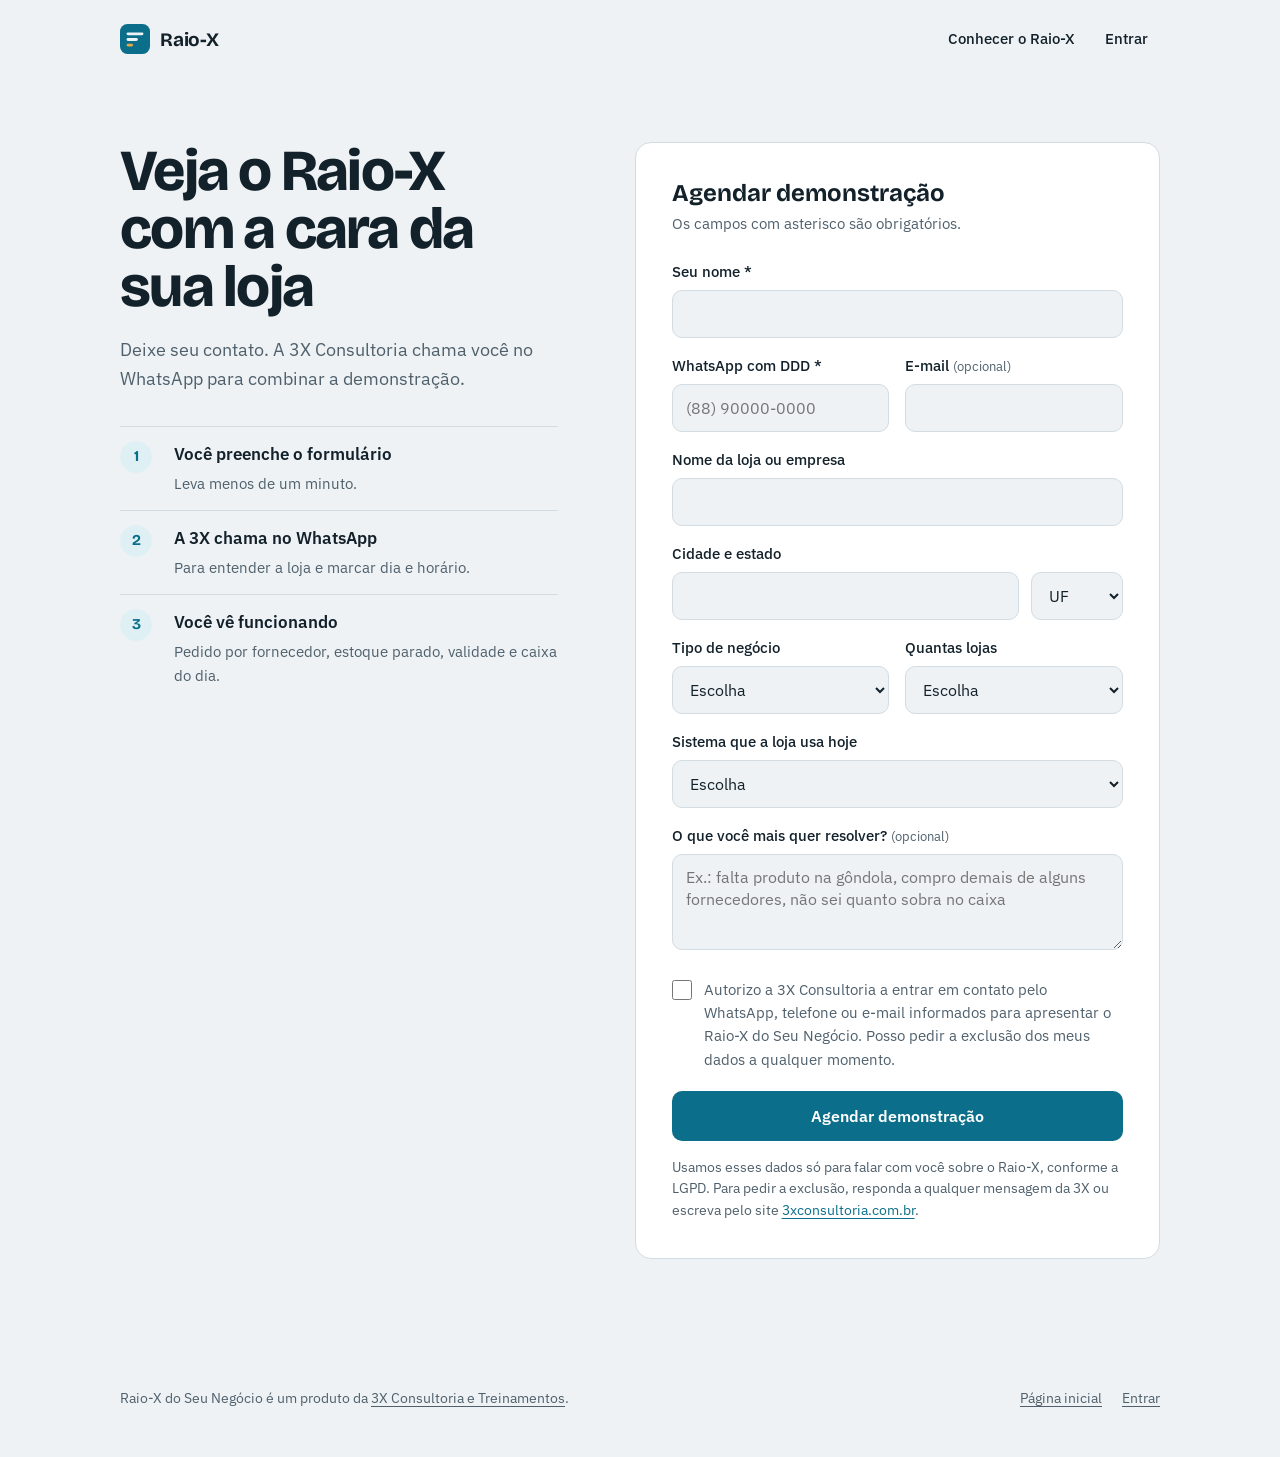
<file: conhecer/index.html>
<!doctype html>
<html lang="pt-BR">
<head>
<meta charset="utf-8">
<meta name="viewport" content="width=device-width, initial-scale=1">
<title>Agendar demonstração do Raio-X do Seu Negócio</title>
<meta name="description" content="Deixe seu contato e a 3X Consultoria chama você no WhatsApp para mostrar o Raio-X funcionando: pedido de compra por fornecedor, estoque e caixa da sua loja.">
<meta name="theme-color" content="#0B6E8A">
<link rel="canonical" href="https://raiox.3xconsultoria.com.br/conhecer">
<meta property="og:title" content="Agende uma demonstração do Raio-X">
<meta property="og:description" content="Veja como o Raio-X mostra o que vai faltar, o que comprar de cada fornecedor e quanto vai sobrar no caixa.">
<meta property="og:url" content="https://raiox.3xconsultoria.com.br/conhecer">
<link rel="icon" href="/assets/icone.svg" type="image/svg+xml">
<link rel="preload" href="/assets/fonts/bricolage.woff2" as="font" type="font/woff2" crossorigin>
<link rel="stylesheet" href="/assets/site.css?v=1">
<script src="/assets/form.js?v=1" defer></script>
</head>
<body>
<a class="skip" href="#formulario">Pular para o formulário</a>

<header class="wrap top">
  <a class="marca" href="/" aria-label="Raio-X do Seu Negócio, página inicial">
    <svg viewBox="0 0 32 32" aria-hidden="true"><rect width="32" height="32" rx="8" fill="#0B6E8A"/><rect x="7" y="9" width="18" height="3" rx="1.5" fill="#EEF2F4"/><rect x="7" y="15" width="12" height="3" rx="1.5" fill="#EEF2F4"/><rect x="7" y="21" width="7" height="3" rx="1.5" fill="#E6A845"/></svg>
    Raio-X
  </a>
  <nav aria-label="Principal">
    <a href="/">Conhecer o Raio-X</a>
    <a href="/app/entrar">Entrar</a>
  </nav>
</header>

<main class="wrap captura">
  <div>
    <h1>Veja o Raio-X com a cara da sua loja</h1>
    <p class="lead">Deixe seu contato. A 3X Consultoria chama você no WhatsApp para combinar a demonstração.</p>
    <ol aria-label="Como funciona">
      <li><b>Você preenche o formulário</b><span>Leva menos de um minuto.</span></li>
      <li><b>A 3X chama no WhatsApp</b><span>Para entender a loja e marcar dia e horário.</span></li>
      <li><b>Você vê funcionando</b><span>Pedido por fornecedor, estoque parado, validade e caixa do dia.</span></li>
    </ol>
  </div>

  <div class="form" id="formulario">
    <form id="lead" novalidate>
      <h2>Agendar demonstração</h2>
      <p class="sub">Os campos com asterisco são obrigatórios.</p>
      <div class="grade">
        <div class="campo inteiro" data-campo="nome">
          <label for="nome">Seu nome *</label>
          <input id="nome" name="nome" autocomplete="name" required maxlength="120">
          <p class="erro" id="nome-erro">Escreva seu nome.</p>
        </div>
        <div class="campo" data-campo="whatsapp">
          <label for="whatsapp">WhatsApp com DDD *</label>
          <input id="whatsapp" name="whatsapp" type="tel" inputmode="tel" autocomplete="tel" placeholder="(88) 90000-0000" required maxlength="20">
          <p class="erro" id="whatsapp-erro">Use o número com DDD, por exemplo (88) 90000-0000.</p>
        </div>
        <div class="campo" data-campo="email">
          <label for="email">E-mail <small>(opcional)</small></label>
          <input id="email" name="email" type="email" autocomplete="email" maxlength="160">
          <p class="erro" id="email-erro">Confira o e-mail.</p>
        </div>
        <div class="campo inteiro" data-campo="empresa">
          <label for="empresa">Nome da loja ou empresa</label>
          <input id="empresa" name="empresa" autocomplete="organization" maxlength="160">
        </div>
        <div class="campo inteiro">
          <label for="cidade">Cidade e estado</label>
          <div class="uf-cidade">
            <input id="cidade" name="cidade" autocomplete="address-level2" maxlength="80" aria-label="Cidade">
            <select id="uf" name="uf" aria-label="Estado">
              <option value="">UF</option>
              <option>AC</option><option>AL</option><option>AP</option><option>AM</option><option>BA</option><option>CE</option><option>DF</option><option>ES</option><option>GO</option><option>MA</option><option>MT</option><option>MS</option><option>MG</option><option>PA</option><option>PB</option><option>PR</option><option>PE</option><option>PI</option><option>RJ</option><option>RN</option><option>RS</option><option>RO</option><option>RR</option><option>SC</option><option>SP</option><option>SE</option><option>TO</option>
            </select>
          </div>
        </div>
        <div class="campo">
          <label for="segmento">Tipo de negócio</label>
          <select id="segmento" name="segmento">
            <option value="">Escolha</option>
            <option>Supermercado</option><option>Mercadinho ou mercearia</option><option>Atacarejo</option><option>Padaria</option><option>Açougue</option><option>Farmácia</option><option>Material de construção</option><option>Loja de varejo</option><option>Distribuidora</option><option>Outro</option>
          </select>
        </div>
        <div class="campo">
          <label for="lojas">Quantas lojas</label>
          <select id="lojas" name="lojas">
            <option value="">Escolha</option>
            <option>1</option><option>2 a 3</option><option>4 a 10</option><option>Mais de 10</option>
          </select>
        </div>
        <div class="campo inteiro">
          <label for="erp">Sistema que a loja usa hoje</label>
          <select id="erp" name="erp">
            <option value="">Escolha</option>
            <option>Hiper</option><option>Varejo Fácil</option><option>SysPDV</option><option>VR Software</option><option>Solidcon</option><option>SGBr</option><option>Bling</option><option>Tiny</option><option>Omie</option><option>Conta Azul</option><option>Sankhya</option><option>TOTVS</option><option>SAP Business One</option><option>Outro</option><option>Não uso sistema</option>
          </select>
        </div>
        <div class="campo inteiro">
          <label for="mensagem">O que você mais quer resolver? <small>(opcional)</small></label>
          <textarea id="mensagem" name="mensagem" maxlength="1000" placeholder="Ex.: falta produto na gôndola, compro demais de alguns fornecedores, não sei quanto sobra no caixa"></textarea>
        </div>
      </div>
      <div class="isca" aria-hidden="true"><label for="site">Não preencha</label><input id="site" name="site" tabindex="-1" autocomplete="off"></div>
      <label class="consent" id="consent-box"><input type="checkbox" id="consentimento" name="consentimento" required><span>Autorizo a 3X Consultoria a entrar em contato pelo WhatsApp, telefone ou e-mail informados para apresentar o Raio-X do Seu Negócio. Posso pedir a exclusão dos meus dados a qualquer momento.</span></label>
      <button class="btn btn-primary" type="submit" id="enviar">Agendar demonstração</button>
      <p class="falha" id="falha" role="alert"></p>
      <p class="lgpd">Usamos esses dados só para falar com você sobre o Raio-X, conforme a LGPD. Para pedir a exclusão, responda a qualquer mensagem da 3X ou escreva pelo site <a href="https://3xconsultoria.com.br">3xconsultoria.com.br</a>.</p>
    </form>
    <div class="enviado" id="enviado" hidden tabindex="-1">
      <div class="ok" aria-hidden="true"><svg width="26" height="26" viewBox="0 0 24 24" fill="none" stroke="currentColor" stroke-width="3" stroke-linecap="round" stroke-linejoin="round"><path d="M5 12.5l4.5 4.5L19 7.5"/></svg></div>
      <h2>Pedido de demonstração enviado</h2>
      <p>A 3X Consultoria vai chamar você no WhatsApp informado para combinar o dia e o horário.</p>
      <a class="btn btn-ghost" href="/">Voltar para a página inicial</a>
    </div>
  </div>
</main>

<footer>
  <div class="wrap">
    <span>Raio-X do Seu Negócio é um produto da <a href="https://3xconsultoria.com.br">3X Consultoria e Treinamentos</a>.</span>
    <nav aria-label="Rodapé"><a href="/">Página inicial</a><a href="/app/entrar">Entrar</a></nav>
  </div>
</footer>
</body>
</html>
</file>
<file: assets/site.css>
/* Raio-X do Seu Negócio · site público (página inicial e captura).
   Mesma identidade do app: base fria de "filme de raio-x", azul-petróleo para ação,
   âmbar e vermelho só para alerta. Títulos em Bricolage Grotesque, texto em IBM Plex Sans,
   e o cupom do diagnóstico em IBM Plex Mono (o único lugar com fonte de máquina). */
@font-face { font-family: "Bricolage"; src: url("fonts/bricolage.woff2") format("woff2"); font-weight: 200 800; font-display: swap; }
@font-face { font-family: "Plex Sans"; src: url("fonts/plex-sans-400.woff2") format("woff2"); font-weight: 400; font-display: swap; }
@font-face { font-family: "Plex Sans"; src: url("fonts/plex-sans-500.woff2") format("woff2"); font-weight: 500; font-display: swap; }
@font-face { font-family: "Plex Sans"; src: url("fonts/plex-sans-600.woff2") format("woff2"); font-weight: 600; font-display: swap; }
@font-face { font-family: "Plex Mono"; src: url("fonts/plex-mono-400.woff2") format("woff2"); font-weight: 400; font-display: swap; }
@font-face { font-family: "Plex Mono"; src: url("fonts/plex-mono-500.woff2") format("woff2"); font-weight: 500; font-display: swap; }

:root {
  --bg: #EEF2F4; --surface: #FFFFFF; --ink: #13212B; --muted: #4F606C; --line: #D3DCE2;
  --accent: #0B6E8A; --accent-ink: #FFFFFF; --accent-soft: #DFF0F5;
  --crit: #C2361F; --warn: #9A5B00; --ok: #1D7A4C;
  --film: #13212B; --on-film: #EEF2F4; --film-muted: #A9B8C2; --film-line: rgba(238,242,244,.18);
  --paper: #FFFFFF; --paper-ink: #1B2730; --paper-muted: #5E6E79;
  --display: "Bricolage", "Segoe UI", system-ui, sans-serif;
  --body: "Plex Sans", "Segoe UI", system-ui, sans-serif;
  --mono: "Plex Mono", ui-monospace, Consolas, monospace;
  --wrap: 1120px; --gutter: clamp(16px, 4vw, 40px);
  color-scheme: light;
}
@media (prefers-color-scheme: dark) {
  :root {
    --bg: #0B1318; --surface: #111C23; --ink: #E4ECF0; --muted: #9AABB6; --line: #24343E;
    --accent: #55B9D4; --accent-ink: #0B1318; --accent-soft: #12303A;
    --crit: #F07D65; --warn: #E6A845; --ok: #5CC48D;
    --film: #060C10; --film-line: rgba(238,242,244,.14);
    --paper: #F4F6F7; color-scheme: dark;
  }
}

*, *::before, *::after { box-sizing: border-box; }
html { -webkit-text-size-adjust: 100%; }
body { margin: 0; background: var(--bg); color: var(--ink); font: 400 17px/1.6 var(--body); }
img, svg { display: block; max-width: 100%; }
a { color: var(--accent); text-underline-offset: 3px; }
:focus-visible { outline: 3px solid var(--accent); outline-offset: 3px; border-radius: 4px; }
.wrap { max-width: var(--wrap); margin: 0 auto; padding-inline: var(--gutter); }
.skip { position: absolute; left: -999px; top: 8px; background: var(--surface); padding: 8px 12px; z-index: 10; }
.skip:focus { left: 8px; }

/* ---------- topo ---------- */
.top { display: flex; align-items: center; justify-content: space-between; gap: 16px; padding-block: 18px; }
.marca { display: flex; align-items: center; gap: 10px; color: var(--ink); text-decoration: none; font: 700 19px/1 var(--display); letter-spacing: -.01em; }
.marca svg { width: 30px; height: 30px; flex: none; }
.top nav { display: flex; align-items: center; gap: 6px; }
.top nav a { font-weight: 500; font-size: 15px; text-decoration: none; padding: 9px 12px; border-radius: 8px; color: var(--ink); }
.top nav a:hover { background: var(--surface); }
.top nav a.cta { background: var(--accent); color: var(--accent-ink); }
.top nav a.cta:hover { filter: brightness(1.08); background: var(--accent); }

/* ---------- botões ---------- */
.btn { display: inline-flex; align-items: center; justify-content: center; min-height: 50px; padding: 0 22px; border-radius: 10px; font: 600 16px/1 var(--body); text-decoration: none; border: 1.5px solid transparent; cursor: pointer; }
.btn-primary { background: var(--accent); color: var(--accent-ink); }
.btn-primary:hover { filter: brightness(1.08); }
.btn-ghost { border-color: var(--line); color: var(--ink); background: transparent; }
.btn-ghost:hover { background: var(--surface); }

/* ---------- abertura ---------- */
.hero { display: grid; grid-template-columns: minmax(0, 1.05fr) minmax(0, .95fr); gap: clamp(32px, 6vw, 80px); align-items: start; padding-block: clamp(28px, 6vw, 72px) clamp(56px, 8vw, 104px); }
.hero h1 { font: 760 clamp(40px, 6.4vw, 76px)/.98 var(--display); letter-spacing: -.035em; margin: 0 0 24px; font-variation-settings: "opsz" 96; max-width: 12ch; }
.hero .lead { font-size: clamp(18px, 2vw, 20px); color: var(--muted); max-width: 34em; margin: 0 0 32px; }
.hero .acoes { display: flex; flex-wrap: wrap; gap: 12px; }
.hero .nota { margin-top: 20px; font-size: 14px; color: var(--muted); }

/* o cupom: diagnóstico do dia impresso como na impressora do caixa */
.cupom-area { position: relative; display: flex; justify-content: center; }
.cupom { position: relative; width: min(100%, 380px); background: var(--paper); color: var(--paper-ink); font: 400 13.5px/1.55 var(--mono); padding: 26px 24px 30px; box-shadow: 0 1px 0 rgba(19,33,43,.06), 0 24px 48px -24px rgba(19,33,43,.35); transform: rotate(-1.2deg); }
.cupom::after { content: ""; position: absolute; left: 0; right: 0; bottom: -10px; height: 10px; background: linear-gradient(-45deg, transparent 6px, var(--paper) 0) 0 0 / 12px 10px, linear-gradient(45deg, transparent 6px, var(--paper) 0) 0 0 / 12px 10px; }
.cupom .cab { text-align: center; margin-bottom: 14px; }
.cupom .cab b { display: block; font-weight: 500; font-size: 15px; letter-spacing: .04em; }
.cupom .cab span { color: var(--paper-muted); }
.cupom hr { border: 0; border-top: 1.5px dashed #9AA8B1; margin: 12px 0; }
.cupom h3 { font: 500 13.5px/1.4 var(--mono); margin: 14px 0 4px; }
.cupom h3.crit { color: #B3301A; } .cupom h3.warn { color: #8A5200; }
.cupom .l { display: flex; justify-content: space-between; gap: 12px; }
.cupom .l span:first-child { overflow: hidden; text-overflow: ellipsis; white-space: nowrap; }
.cupom .l span:last-child { white-space: nowrap; }
.cupom .rod { text-align: center; color: var(--paper-muted); margin-top: 14px; }
.cupom .tag { position: absolute; top: -12px; right: 18px; background: var(--ink); color: var(--bg); font: 500 12px/1 var(--body); padding: 6px 9px; border-radius: 6px; transform: rotate(1.2deg); }
@media (prefers-color-scheme: dark) { .cupom .tag { background: var(--accent); color: var(--accent-ink); } }

/* impressão: o único movimento automático da página */
@media (prefers-reduced-motion: no-preference) {
  .cupom.imprimindo .linha { opacity: 0; transform: translateY(-4px); animation: sai .32s ease-out forwards; animation-delay: calc(var(--i) * 85ms + 250ms); }
  @keyframes sai { to { opacity: 1; transform: none; } }
}

/* ---------- seções ---------- */
section { padding-block: clamp(56px, 8vw, 104px); }
.sec-titulo { font: 720 clamp(30px, 4.2vw, 46px)/1.05 var(--display); letter-spacing: -.025em; margin: 0 0 16px; max-width: 18ch; }
.sec-intro { color: var(--muted); max-width: 36em; margin: 0; font-size: 18px; }

.recursos { border-top: 1px solid var(--line); }
.recurso { display: grid; grid-template-columns: minmax(0, 5fr) minmax(0, 7fr); gap: clamp(20px, 5vw, 64px); padding-block: 36px; border-bottom: 1px solid var(--line); }
.recurso h3 { font: 680 clamp(22px, 2.6vw, 28px)/1.15 var(--display); letter-spacing: -.015em; margin: 0; }
.recurso p { margin: 0 0 12px; max-width: 38em; }
.recurso ul { margin: 0; padding-left: 1.1em; color: var(--muted); }
.recurso li + li { margin-top: 4px; }
.recursos-cab { padding-bottom: 40px; }

.passos { background: var(--surface); }
.passos ol { list-style: none; counter-reset: p; margin: 48px 0 0; padding: 0; display: grid; grid-template-columns: repeat(3, minmax(0, 1fr)); gap: clamp(20px, 4vw, 48px); }
.passos li { counter-increment: p; padding-top: 18px; border-top: 3px solid var(--accent); }
.passos li::before { content: counter(p); display: block; font: 760 44px/1 var(--display); color: var(--accent); margin-bottom: 14px; }
.passos h3 { font: 680 21px/1.2 var(--display); margin: 0 0 8px; }
.passos p { margin: 0; color: var(--muted); }

.integra { display: grid; grid-template-columns: minmax(0, 5fr) minmax(0, 7fr); gap: clamp(20px, 5vw, 64px); align-items: start; }
.integra dl { margin: 0; display: grid; gap: 24px; }
.integra dt { font: 600 15px/1.3 var(--body); margin-bottom: 8px; }
.integra dd { margin: 0; display: flex; flex-wrap: wrap; gap: 8px; }
.integra dd span { border: 1px solid var(--line); background: var(--surface); padding: 6px 12px; border-radius: 999px; font-size: 15px; }
.integra .obs { font-size: 14px; color: var(--muted); margin-top: 20px; }

.filme { background: var(--film); color: var(--on-film); }
.filme .sec-intro { color: var(--film-muted); }
.seg { display: grid; grid-template-columns: minmax(0, 5fr) minmax(0, 7fr); gap: clamp(20px, 5vw, 64px); }
.seg ul { list-style: none; margin: 0; padding: 0; }
.seg li { padding: 16px 0; border-top: 1px solid var(--film-line); }
.seg li:last-child { border-bottom: 1px solid var(--film-line); }
.seg li b { display: block; font-weight: 600; margin-bottom: 2px; }
.seg li span { color: var(--film-muted); }
.chamada { margin-top: clamp(56px, 8vw, 96px); padding-top: clamp(40px, 6vw, 64px); border-top: 1px solid var(--film-line); display: flex; flex-wrap: wrap; align-items: end; justify-content: space-between; gap: 24px; }
.chamada h2 { font: 740 clamp(30px, 4.6vw, 52px)/1.02 var(--display); letter-spacing: -.03em; margin: 0; max-width: 16ch; }
.filme .btn-primary { background: #55B9D4; color: #0B1318; }

footer { padding-block: 32px 48px; font-size: 14px; color: var(--muted); }
footer .wrap { display: flex; flex-wrap: wrap; gap: 12px 28px; justify-content: space-between; }
footer nav { display: flex; flex-wrap: wrap; gap: 8px 20px; }
footer a { color: var(--muted); }

/* ---------- página de captura ---------- */
.captura { display: grid; grid-template-columns: minmax(0, 5fr) minmax(0, 6fr); gap: clamp(32px, 6vw, 80px); padding-block: clamp(24px, 5vw, 64px) clamp(56px, 8vw, 96px); align-items: start; }
.captura h1 { font: 760 clamp(36px, 5.2vw, 58px)/1 var(--display); letter-spacing: -.03em; margin: 0 0 20px; max-width: 14ch; }
.captura .lead { color: var(--muted); font-size: 18px; margin: 0 0 32px; max-width: 30em; }
.captura ol { margin: 0; padding: 0; list-style: none; counter-reset: p; }
.captura ol li { counter-increment: p; display: grid; grid-template-columns: 40px 1fr; gap: 4px 14px; padding: 14px 0; border-top: 1px solid var(--line); }
.captura ol li::before { content: counter(p); grid-row: span 2; width: 32px; height: 32px; border-radius: 50%; background: var(--accent-soft); color: var(--accent); display: grid; place-items: center; font: 700 15px/1 var(--display); }
.captura ol b { font-weight: 600; }
.captura ol span { color: var(--muted); font-size: 15px; }

.form { background: var(--surface); border: 1px solid var(--line); border-radius: 16px; padding: clamp(20px, 4vw, 36px); }
.form h2 { font: 700 24px/1.2 var(--display); margin: 0 0 4px; }
.form .sub { margin: 0 0 24px; color: var(--muted); font-size: 15px; }
.grade { display: grid; grid-template-columns: repeat(2, minmax(0, 1fr)); gap: 16px; }
.grade .inteiro { grid-column: 1 / -1; }
.campo label { display: block; font-weight: 500; font-size: 15px; margin-bottom: 6px; }
.campo label small { font-weight: 400; color: var(--muted); }
.campo input, .campo select, .campo textarea { width: 100%; min-height: 48px; border: 1.5px solid var(--line); border-radius: 10px; background: var(--bg); color: var(--ink); font: 400 16px/1.4 var(--body); padding: 11px 13px; }
.campo textarea { min-height: 96px; resize: vertical; }
.campo input:focus, .campo select:focus, .campo textarea:focus { outline: none; border-color: var(--accent); box-shadow: 0 0 0 3px var(--accent-soft); }
.campo .erro { display: none; color: var(--crit); font-size: 14px; margin-top: 6px; }
.campo.invalido input, .campo.invalido select { border-color: var(--crit); }
.campo.invalido .erro { display: block; }
.uf-cidade { display: grid; grid-template-columns: minmax(0, 1fr) 92px; gap: 12px; }
.consent { display: grid; grid-template-columns: 22px 1fr; gap: 10px; align-items: start; font-size: 14.5px; color: var(--muted); margin: 20px 0; }
.consent input { width: 20px; height: 20px; margin: 2px 0 0; accent-color: var(--accent); }
.consent.invalido { color: var(--crit); }
.isca { position: absolute; left: -5000px; width: 1px; height: 1px; overflow: hidden; }
.form .btn { width: 100%; }
.form .falha { display: none; margin: 14px 0 0; color: var(--crit); font-size: 15px; }
.form .falha.on { display: block; }
.form .lgpd { font-size: 13.5px; color: var(--muted); margin: 16px 0 0; }
.enviado { text-align: left; }
.enviado h2 { font: 720 30px/1.1 var(--display); margin: 0 0 12px; }
.enviado p { color: var(--muted); margin: 0 0 24px; }
.enviado .ok { width: 52px; height: 52px; border-radius: 50%; background: var(--ok); color: #fff; display: grid; place-items: center; margin-bottom: 20px; }

/* ---------- celular ---------- */
@media (max-width: 860px) {
  .hero, .captura, .recurso, .integra, .seg { grid-template-columns: 1fr; }
  .passos ol { grid-template-columns: 1fr; }
  .cupom { transform: none; }
  .top nav .so-largo { display: none; }
  .marca { white-space: nowrap; }
}
@media (max-width: 480px) {
  body { font-size: 16px; }
  .grade { grid-template-columns: 1fr; }
  .hero .acoes .btn { flex: 1 1 100%; }
  .cupom { font-size: 12.5px; padding: 22px 16px 26px; }
}
</file>
